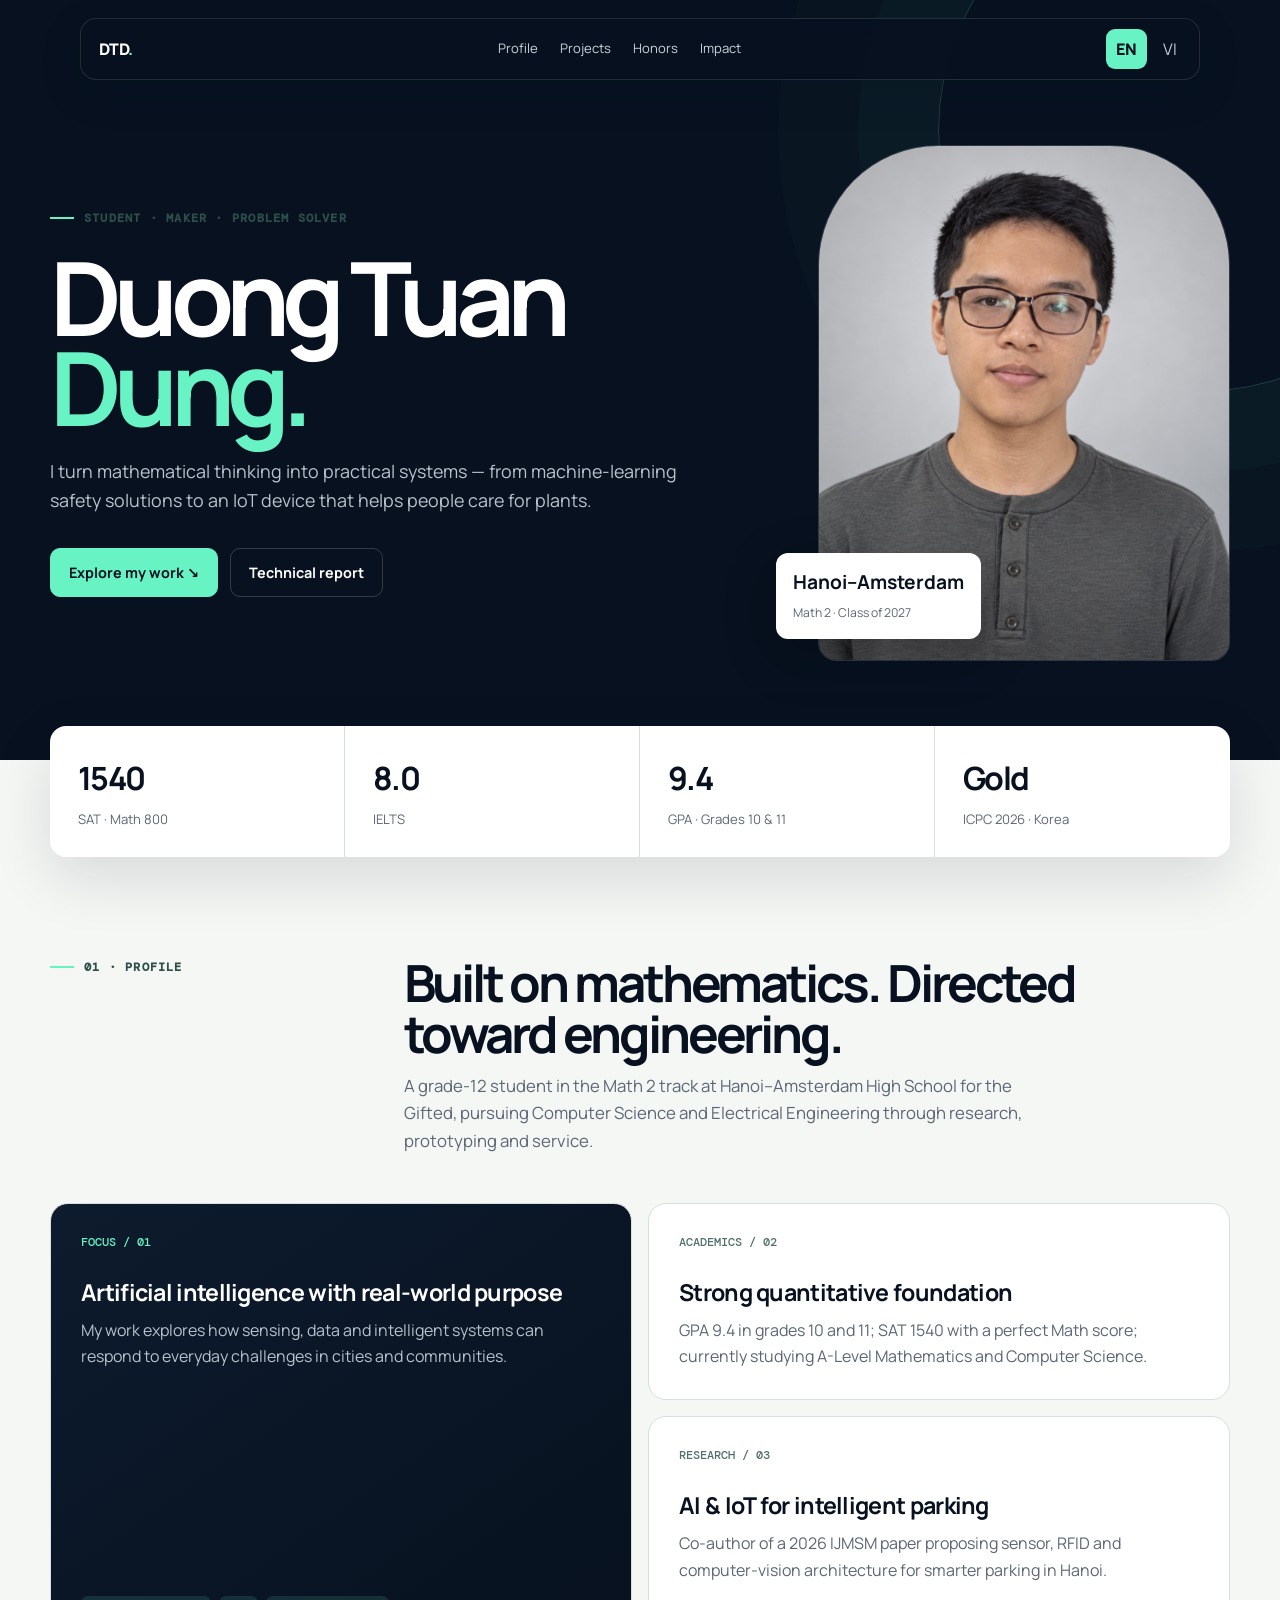
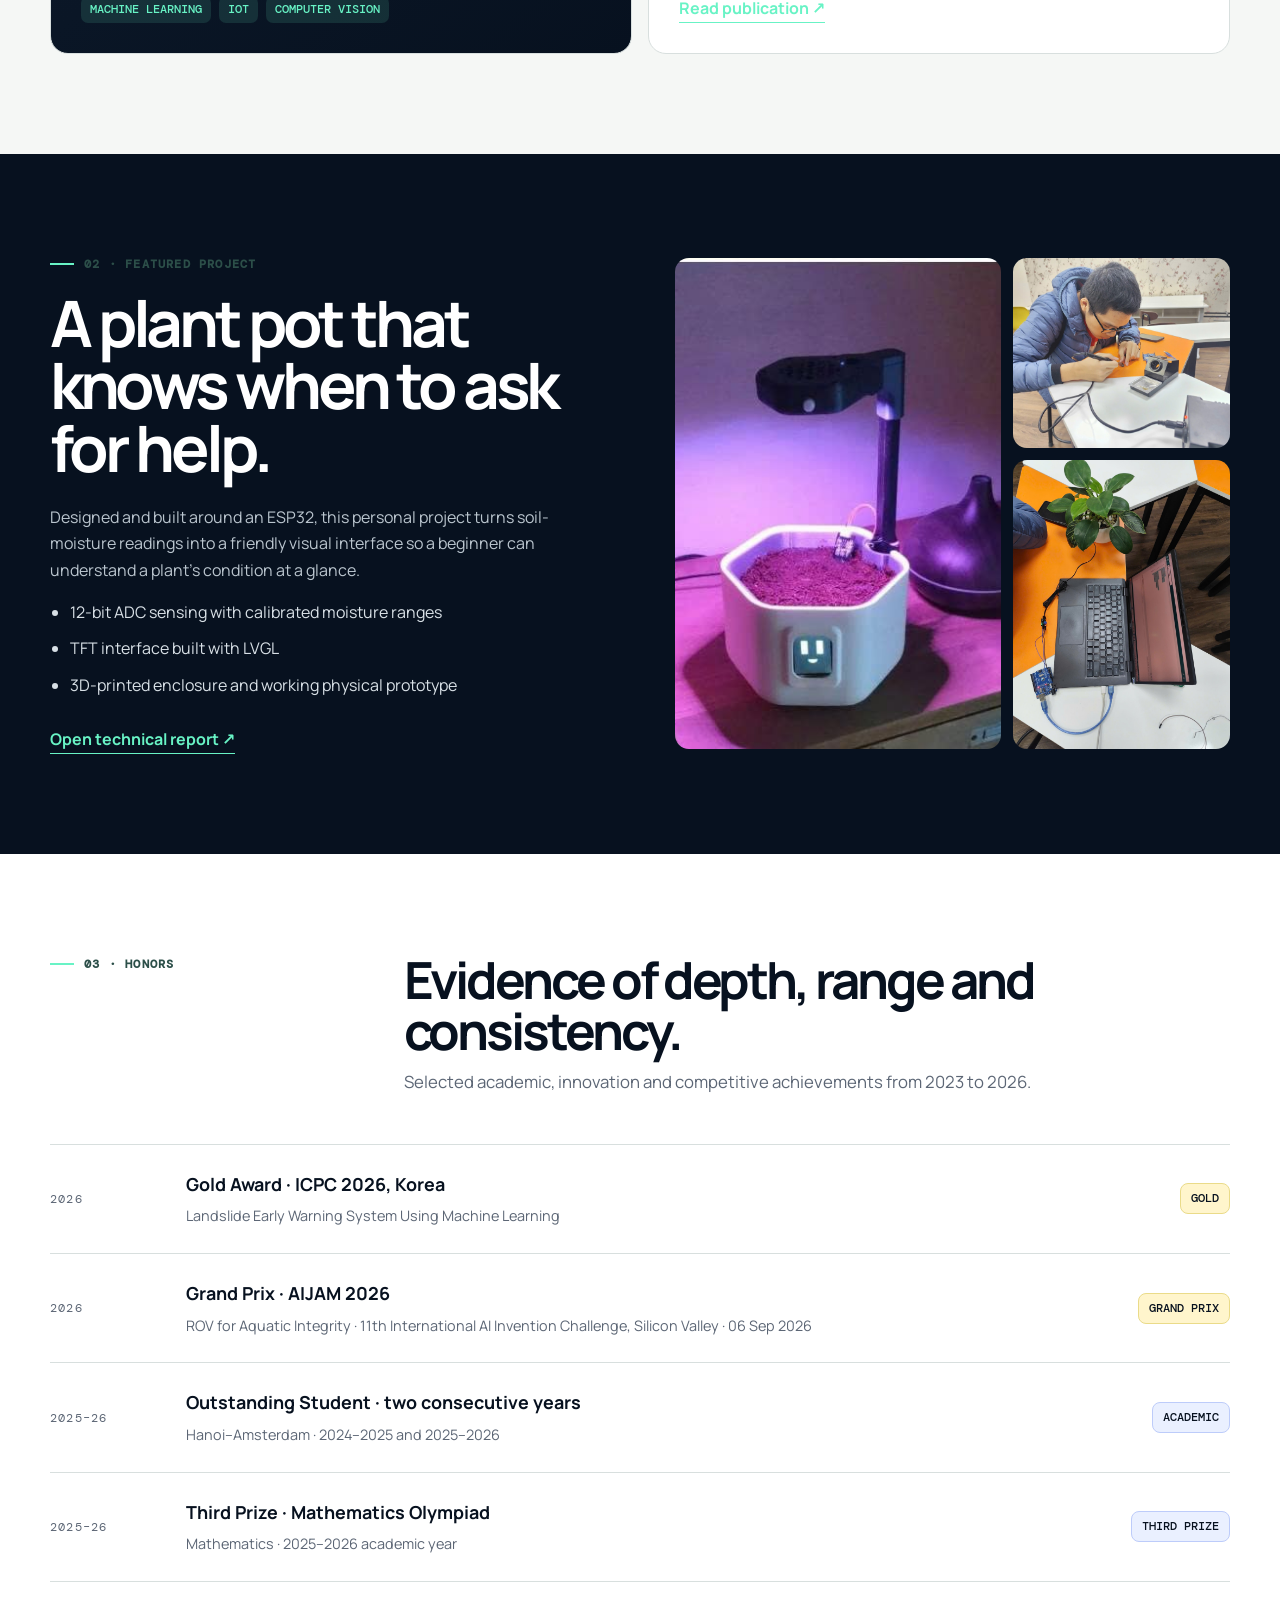
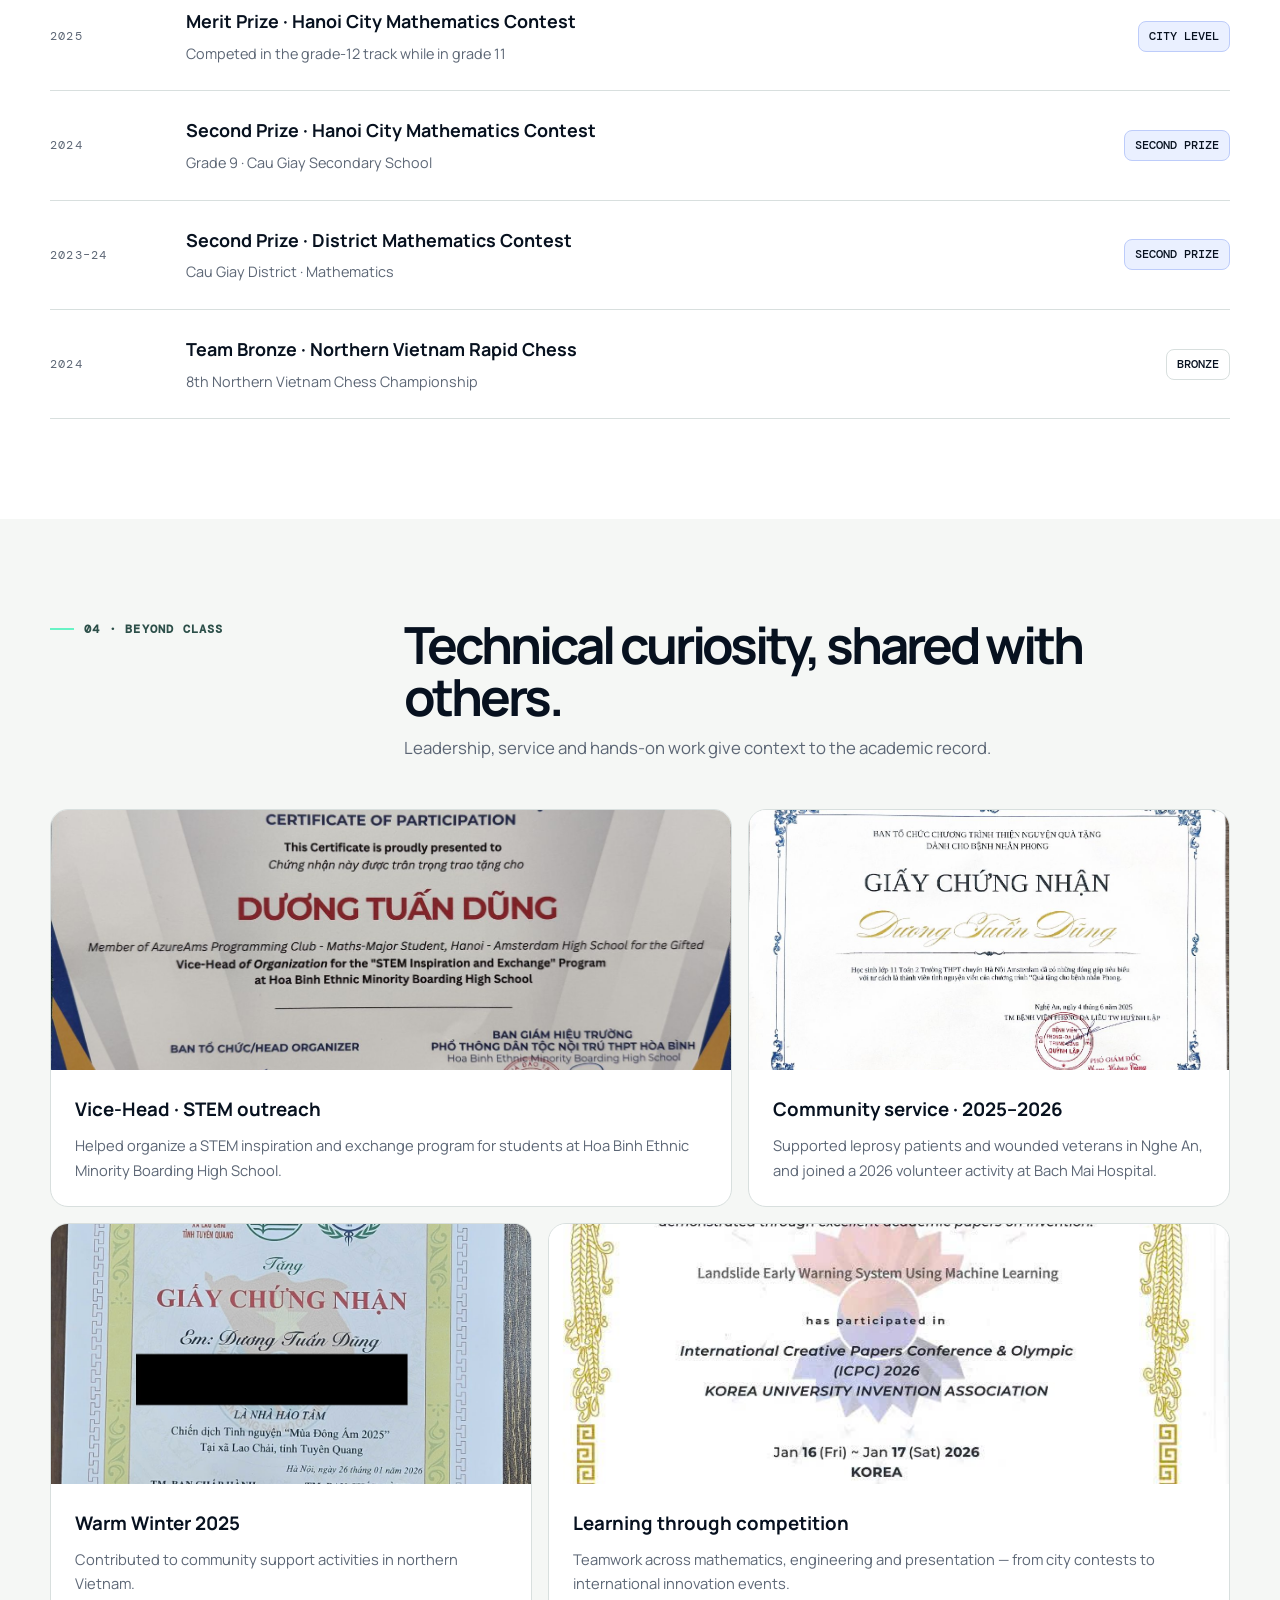
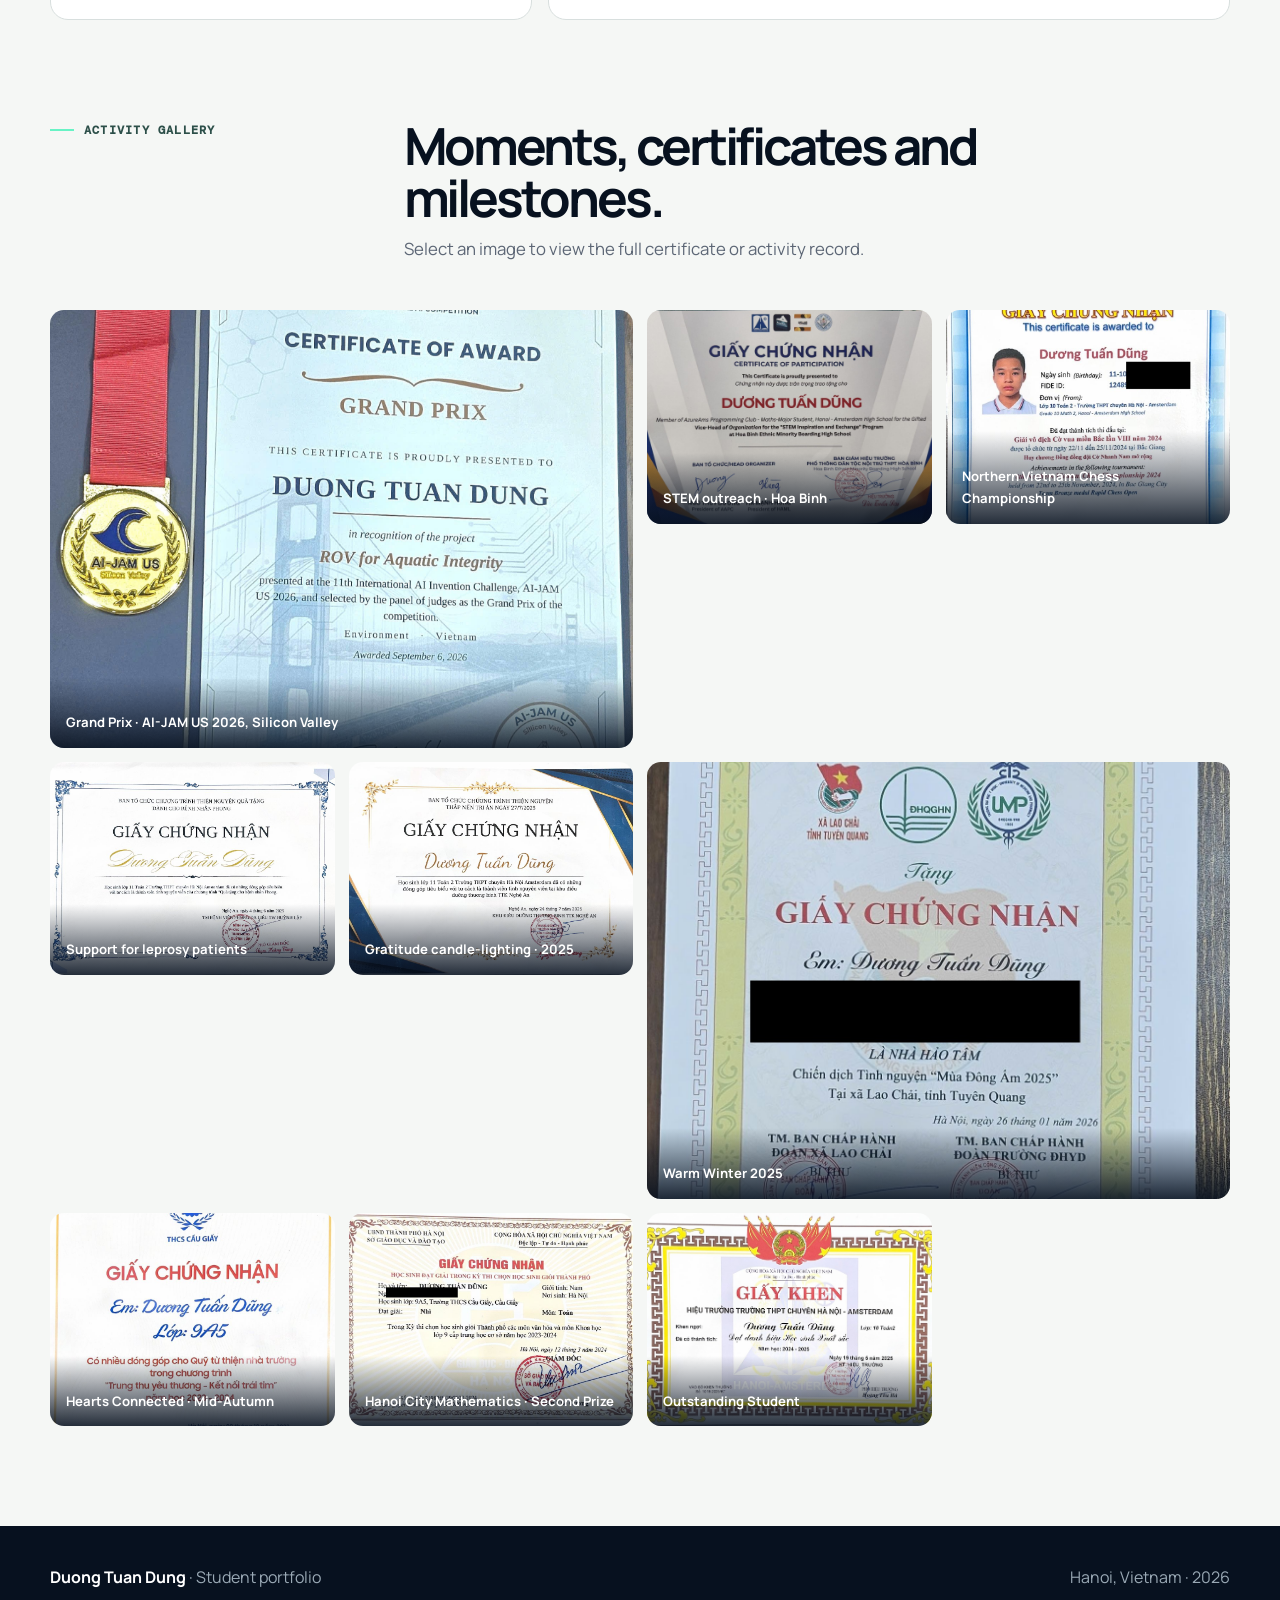
<file: index.html>
<!doctype html>
<html lang="en"><head><meta charset="utf-8"><meta name="viewport" content="width=device-width,initial-scale=1">
<meta name="description" content="Duong Tuan Dung — mathematics, AI, IoT and engineering portfolio."><title>Duong Tuan Dung — Engineering Portfolio</title>
<link rel="preconnect" href="https://fonts.googleapis.com"><link rel="preconnect" href="https://fonts.gstatic.com" crossorigin><link href="https://fonts.googleapis.com/css2?family=DM+Mono:wght@400;500&family=Manrope:wght@400;500;600;700;800&display=swap" rel="stylesheet">
<link rel="icon" type="image/svg+xml" href="data:image/svg+xml,%3Csvg xmlns='http://www.w3.org/2000/svg' viewBox='0 0 64 64'%3E%3Crect width='64' height='64' rx='14' fill='%2307111f'/%3E%3Cpath d='M17 19h13c12 0 19 7 19 13s-7 13-19 13H17V19zm10 8v10h4c5 0 8-2 8-5s-3-5-8-5h-4z' fill='%2368f3c5'/%3E%3C/svg%3E">
<style>
:root{--ink:#07111f;--paper:#f5f7f5;--white:#fff;--mint:#68f3c5;--blue:#628cff;--muted:#5c6675;--line:#d8dfde;--radius:18px}*{box-sizing:border-box}html{scroll-behavior:smooth}body{margin:0;background:var(--paper);color:var(--ink);font-family:Manrope,system-ui,sans-serif;line-height:1.65}a{color:inherit}img{max-width:100%;display:block}button{font:inherit}.wrap{width:min(1180px,calc(100% - 40px));margin:auto}.mono{font-family:"DM Mono",monospace;text-transform:uppercase;letter-spacing:.1em;font-size:.76rem}.eyebrow{display:flex;align-items:center;gap:10px;color:#2c4f49;font-weight:600}.eyebrow:before{content:"";width:24px;height:2px;background:var(--mint)}
.nav{position:fixed;z-index:20;top:18px;left:50%;transform:translateX(-50%);width:min(1120px,calc(100% - 28px));display:flex;align-items:center;justify-content:space-between;padding:10px 12px 10px 18px;background:rgba(7,17,31,.88);color:white;border:1px solid rgba(255,255,255,.12);border-radius:16px;backdrop-filter:blur(18px);box-shadow:0 12px 40px rgba(7,17,31,.16)}.brand{font-weight:800;text-decoration:none;letter-spacing:-.03em}.brand i{color:var(--mint);font-style:normal}.links{display:flex;gap:22px}.links a{text-decoration:none;color:#cad4dd;font-size:.82rem}.links a:hover{color:var(--mint)}.tools{display:flex;gap:6px}.lang{border:0;border-radius:9px;padding:7px 10px;color:#bfcbd6;background:transparent;cursor:pointer}.lang.active{background:var(--mint);color:var(--ink);font-weight:800}
.hero{min-height:760px;background:var(--ink);color:white;padding:145px 0 76px;overflow:hidden;position:relative}.hero:after{content:"";position:absolute;width:520px;height:520px;border-radius:50%;right:-180px;top:-130px;border:1px solid rgba(104,243,197,.2);box-shadow:0 0 0 80px rgba(104,243,197,.025),0 0 0 160px rgba(104,243,197,.018)}.hero-grid{position:relative;z-index:1;display:grid;grid-template-columns:1.25fr .75fr;gap:80px;align-items:center}.hero h1{font-size:clamp(3.5rem,8vw,7.4rem);line-height:.88;margin:24px 0;letter-spacing:-.075em}.hero h1 span{display:block;color:var(--mint)}.hero-copy{font-size:1.12rem;color:#b8c4cd;max-width:680px}.hero-actions{display:flex;gap:12px;margin-top:32px;flex-wrap:wrap}.btn{display:inline-flex;align-items:center;gap:10px;padding:12px 18px;text-decoration:none;border-radius:10px;font-weight:700;font-size:.9rem;border:1px solid rgba(255,255,255,.18);transition:.2s}.btn.primary{background:var(--mint);border-color:var(--mint);color:var(--ink)}.btn:hover{transform:translateY(-2px)}.portrait{position:relative}.portrait img{aspect-ratio:4/5;object-fit:cover;border-radius:120px 120px 18px 18px;filter:saturate(.85);border:1px solid rgba(255,255,255,.16)}.portrait-note{position:absolute;bottom:22px;left:-42px;background:white;color:var(--ink);padding:14px 17px;border-radius:12px;box-shadow:0 15px 50px rgba(0,0,0,.25)}.portrait-note b{display:block;font-size:1.2rem}.portrait-note span{color:var(--muted);font-size:.76rem}
.metrics{margin-top:-34px;position:relative;z-index:3}.metric-grid{display:grid;grid-template-columns:repeat(4,1fr);background:white;border-radius:16px;box-shadow:0 22px 60px rgba(7,17,31,.12);overflow:hidden}.metric{padding:26px 28px;border-right:1px solid var(--line)}.metric:last-child{border:0}.metric strong{display:block;font-size:2rem;letter-spacing:-.05em}.metric span{font-size:.82rem;color:var(--muted)}
section{padding:100px 0}.section-head{display:grid;grid-template-columns:.55fr 1.45fr;gap:40px;margin-bottom:48px}.section-head h2{font-size:clamp(2.25rem,4vw,4rem);line-height:1;letter-spacing:-.06em;margin:0}.section-head p{margin:12px 0 0;color:var(--muted);max-width:650px;font-size:1.05rem}.story-grid{display:grid;grid-template-columns:1fr 1fr;gap:16px}.story{background:white;padding:30px;border:1px solid var(--line);border-radius:var(--radius)}.story.featured{grid-row:span 2;background:linear-gradient(145deg,#0d1b2d,#07111f);color:white;min-height:430px;display:flex;flex-direction:column;justify-content:space-between}.story .num{font:500 .76rem "DM Mono";color:#52706a}.story.featured .num{color:var(--mint)}.story h3{font-size:1.45rem;line-height:1.25;margin:28px 0 10px;letter-spacing:-.03em}.story p{color:var(--muted);margin:0}.story.featured p{color:#b7c2cc}.story-tags{display:flex;gap:8px;flex-wrap:wrap;margin-top:28px}.tag{font:500 .72rem "DM Mono";text-transform:uppercase;padding:6px 9px;background:#eef2f1;border-radius:7px}.featured .tag{background:rgba(104,243,197,.12);color:var(--mint)}
.project{background:var(--ink);color:white}.project-grid{display:grid;grid-template-columns:1fr 1fr;gap:70px;align-items:center}.project h2{font-size:clamp(2.7rem,5vw,5rem);line-height:.98;letter-spacing:-.065em;margin:18px 0 24px}.project p{color:#bac5ce}.project ul{padding-left:20px;color:#d8e0e6}.project li{margin:10px 0}.project-visual{display:grid;grid-template-columns:1.2fr .8fr;gap:12px}.project-visual a:first-child{grid-row:span 2}.project-visual img{width:100%;height:100%;min-height:190px;object-fit:cover;border-radius:14px}.project-visual a:first-child img{min-height:395px}.text-link{display:inline-flex;color:var(--mint);text-decoration:none;border-bottom:1px solid var(--mint);margin-top:12px;font-weight:700}
.honors{background:white}.award-list{border-top:1px solid var(--line)}.award{display:grid;grid-template-columns:110px 1fr 150px;gap:26px;padding:25px 0;border-bottom:1px solid var(--line);align-items:center}.award .year{color:var(--muted)}.award h3{font-size:1.12rem;margin:0 0 5px}.award p{margin:0;color:var(--muted);font-size:.9rem}.award .level{justify-self:end;font:500 .72rem "DM Mono";padding:7px 10px;border:1px solid var(--line);border-radius:8px;text-align:center}.level.gold{background:#fff5cc;border-color:#eadb89}.level.blue{background:#eaf0ff;border-color:#bdccfa}
.life-grid{display:grid;grid-template-columns:repeat(12,1fr);gap:16px}.life-card{background:white;border:1px solid var(--line);border-radius:var(--radius);overflow:hidden}.life-card:nth-child(1),.life-card:nth-child(4){grid-column:span 7}.life-card:nth-child(2),.life-card:nth-child(3){grid-column:span 5}.life-card img{width:100%;height:260px;object-fit:cover}.life-body{padding:24px}.life-body h3{margin:0 0 8px}.life-body p{margin:0;color:var(--muted);font-size:.92rem}.direction{padding:85px 0;background:var(--blue);color:white}.direction-grid{display:grid;grid-template-columns:1fr 1fr;gap:70px}.direction h2{font-size:clamp(2.5rem,5vw,5rem);line-height:.95;letter-spacing:-.065em;margin:12px 0 0}.uni-list{display:grid;gap:10px}.uni{display:flex;align-items:center;justify-content:space-between;padding:15px 0;border-bottom:1px solid rgba(255,255,255,.28)}.uni span{font:400 .75rem "DM Mono";opacity:.8}.direction p{color:#eef1ff}.footer{background:var(--ink);color:#9aa9b5;padding:38px 0}.footer .wrap{display:flex;justify-content:space-between;gap:20px}.footer b{color:white}.lightbox{position:fixed;inset:0;background:rgba(2,7,14,.93);z-index:50;display:none;place-items:center;padding:24px}.lightbox.open{display:grid}.lightbox img{max-height:90vh;border-radius:10px}.reveal{opacity:0;transform:translateY(24px);transition:.7s ease}.reveal.in{opacity:1;transform:none}
.activity-gallery{padding-top:0}.gallery-grid{display:grid;grid-template-columns:repeat(4,1fr);gap:14px}.gallery-item{position:relative;display:block;overflow:hidden;border-radius:14px;background:var(--ink);aspect-ratio:4/3}.gallery-item:nth-child(1),.gallery-item:nth-child(6){grid-column:span 2}.gallery-item img{width:100%;height:100%;object-fit:cover;transition:transform .45s,opacity .45s}.gallery-item:hover img{transform:scale(1.04);opacity:.72}.gallery-item figcaption{position:absolute;left:0;right:0;bottom:0;padding:35px 16px 14px;color:white;background:linear-gradient(transparent,rgba(7,17,31,.88));font-size:.82rem;font-weight:700}.gallery-note{color:var(--muted);margin-top:10px}
@media(max-width:850px){.links{display:none}.hero{padding-top:120px}.hero-grid,.project-grid,.section-head,.direction-grid{grid-template-columns:1fr}.hero-grid{gap:40px}.portrait{max-width:430px}.portrait-note{left:12px}.metric-grid{grid-template-columns:1fr 1fr}.metric:nth-child(2){border-right:0}.story-grid{grid-template-columns:1fr}.story.featured{grid-row:auto}.award{grid-template-columns:76px 1fr}.award .level{display:none}.life-card:nth-child(n){grid-column:span 12}.gallery-grid{grid-template-columns:repeat(2,1fr)}.gallery-item:nth-child(n){grid-column:span 1}}@media(max-width:520px){.wrap{width:min(100% - 24px,1180px)}.hero h1{font-size:3.65rem}.metric{padding:20px 16px}.metric strong{font-size:1.5rem}section{padding:72px 0}.project-visual{grid-template-columns:1fr}.project-visual a:first-child{grid-row:auto}.project-visual a:first-child img,.project-visual img{min-height:230px}.award{grid-template-columns:1fr;gap:4px}.gallery-grid{gap:8px}.gallery-item figcaption{font-size:.72rem;padding:26px 10px 10px}.footer .wrap{display:block}}
</style></head><body>
<nav class="nav"><a class="brand" href="#top">DTD<i>.</i></a><div class="links"><a href="#profile" data-en="Profile" data-vi="Hồ sơ">Profile</a><a href="#project" data-en="Projects" data-vi="Dự án">Projects</a><a href="#honors" data-en="Honors" data-vi="Thành tích">Honors</a><a href="#impact" data-en="Impact" data-vi="Hoạt động">Impact</a></div><div class="tools"><button class="lang active" data-lang="en">EN</button><button class="lang" data-lang="vi">VI</button></div></nav>
<header class="hero" id="top"><div class="wrap hero-grid"><div><div class="eyebrow mono" data-en="Student · Maker · Problem solver" data-vi="Học sinh · Nhà sáng tạo · Người giải quyết vấn đề">Student · Maker · Problem solver</div><h1>Duong Tuan <span>Dung.</span></h1><p class="hero-copy" data-en="I turn mathematical thinking into practical systems — from machine-learning safety solutions to an IoT device that helps people care for plants." data-vi="Mình biến tư duy toán học thành các hệ thống thực tiễn — từ giải pháp an toàn dùng machine learning đến thiết bị IoT giúp mọi người chăm sóc cây.">I turn mathematical thinking into practical systems — from machine-learning safety solutions to an IoT device that helps people care for plants.</p><div class="hero-actions"><a class="btn primary" href="#project" data-en="Explore my work ↘" data-vi="Xem dự án ↘">Explore my work ↘</a><a class="btn" href="assets/docs/bao-cao-ky-thuat-pdf.pdf" data-en="Technical report" data-vi="Báo cáo kỹ thuật">Technical report</a></div></div><div class="portrait"><img src="assets/img/avatar-portrait.png" alt="Portrait of Duong Tuan Dung"><div class="portrait-note"><b>Hanoi–Amsterdam</b><span data-en="Math 2 · Class of 2027" data-vi="Chuyên Toán 2 · Khóa 2027">Math 2 · Class of 2027</span></div></div></div></header>
<div class="metrics"><div class="wrap metric-grid"><div class="metric"><strong>1540</strong><span>SAT · Math 800</span></div><div class="metric"><strong>8.0</strong><span>IELTS</span></div><div class="metric"><strong>9.4</strong><span data-en="GPA · Grades 10 & 11" data-vi="GPA · Lớp 10 & 11">GPA · Grades 10 & 11</span></div><div class="metric"><strong>Gold</strong><span>ICPC 2026 · Korea</span></div></div></div>
<main><section id="profile"><div class="wrap"><div class="section-head reveal"><div><div class="eyebrow mono" data-en="01 · Profile" data-vi="01 · Hồ sơ">01 · Profile</div></div><div><h2 data-en="Built on mathematics. Directed toward engineering." data-vi="Nền tảng Toán học. Hướng tới kỹ thuật.">Built on mathematics. Directed toward engineering.</h2><p data-en="A grade-12 student in the Math 2 track at Hanoi–Amsterdam High School for the Gifted, pursuing Computer Science and Electrical Engineering through research, prototyping and service." data-vi="Học sinh lớp 12 chuyên Toán 2, THPT chuyên Hà Nội–Amsterdam, theo đuổi Khoa học Máy tính và Kỹ thuật Điện qua nghiên cứu, chế tạo và hoạt động cộng đồng.">A grade-12 student in the Math 2 track at Hanoi–Amsterdam High School for the Gifted, pursuing Computer Science and Electrical Engineering through research, prototyping and service.</p></div></div><div class="story-grid"><article class="story featured reveal"><div><div class="num">FOCUS / 01</div><h3 data-en="Artificial intelligence with real-world purpose" data-vi="Trí tuệ nhân tạo gắn với mục tiêu thực tiễn">Artificial intelligence with real-world purpose</h3><p data-en="My work explores how sensing, data and intelligent systems can respond to everyday challenges in cities and communities." data-vi="Các dự án của mình tìm hiểu cách cảm biến, dữ liệu và hệ thống thông minh giải quyết những thách thức hằng ngày trong đô thị và cộng đồng.">My work explores how sensing, data and intelligent systems can respond to everyday challenges in cities and communities.</p></div><div class="story-tags"><span class="tag">Machine Learning</span><span class="tag">IoT</span><span class="tag">Computer Vision</span></div></article><article class="story reveal"><div class="num">ACADEMICS / 02</div><h3 data-en="Strong quantitative foundation" data-vi="Nền tảng định lượng vững vàng">Strong quantitative foundation</h3><p data-en="GPA 9.4 in grades 10 and 11; SAT 1540 with a perfect Math score; currently studying A-Level Mathematics and Computer Science." data-vi="GPA 9.4 ở lớp 10 và 11; SAT 1540 với Toán tuyệt đối; hiện học A-Level Mathematics và Computer Science.">GPA 9.4 in grades 10 and 11; SAT 1540 with a perfect Math score; currently studying A-Level Mathematics and Computer Science.</p></article><article class="story reveal"><div class="num">RESEARCH / 03</div><h3>AI & IoT for intelligent parking</h3><p data-en="Co-author of a 2026 IJMSM paper proposing sensor, RFID and computer-vision architecture for smarter parking in Hanoi." data-vi="Đồng tác giả bài báo IJMSM 2026 đề xuất kiến trúc cảm biến, RFID và thị giác máy tính cho bãi đỗ xe thông minh tại Hà Nội.">Co-author of a 2026 IJMSM paper proposing sensor, RFID and computer-vision architecture for smarter parking in Hanoi.</p><a class="text-link" href="https://ijmsm.org/ijmsm-v3i2p119.html" target="_blank" rel="noopener" data-en="Read publication ↗" data-vi="Xem bài báo ↗">Read publication ↗</a></article></div></div></section>
<section class="project" id="project"><div class="wrap project-grid"><div class="reveal"><div class="eyebrow mono" data-en="02 · Featured project" data-vi="02 · Dự án tiêu biểu">02 · Featured project</div><h2 data-en="A plant pot that knows when to ask for help." data-vi="Chậu cây biết khi nào cần được chăm sóc.">A plant pot that knows when to ask for help.</h2><p data-en="Designed and built around an ESP32, this personal project turns soil-moisture readings into a friendly visual interface so a beginner can understand a plant's condition at a glance." data-vi="Được thiết kế và chế tạo trên ESP32, dự án cá nhân này biến dữ liệu độ ẩm đất thành giao diện trực quan để người mới có thể hiểu tình trạng cây chỉ trong một lần nhìn.">Designed and built around an ESP32, this personal project turns soil-moisture readings into a friendly visual interface so a beginner can understand a plant's condition at a glance.</p><ul><li data-en="12-bit ADC sensing with calibrated moisture ranges" data-vi="Cảm biến ADC 12-bit với khoảng độ ẩm được hiệu chuẩn">12-bit ADC sensing with calibrated moisture ranges</li><li data-en="TFT interface built with LVGL" data-vi="Giao diện TFT phát triển bằng LVGL">TFT interface built with LVGL</li><li data-en="3D-printed enclosure and working physical prototype" data-vi="Vỏ in 3D và nguyên mẫu vật lý hoạt động hoàn chỉnh">3D-printed enclosure and working physical prototype</li></ul><a class="text-link" href="assets/docs/bao-cao-ky-thuat-pdf.pdf" data-en="Open technical report ↗" data-vi="Mở báo cáo kỹ thuật ↗">Open technical report ↗</a></div><div class="project-visual reveal"><a href="assets/img/act0-1.jpg" data-lightbox><img src="assets/img/act0-1.jpg" alt="Smart plant pot prototype"></a><a href="assets/img/proc-soldering.jpg" data-lightbox><img src="assets/img/proc-soldering.jpg" alt="Soldering process" loading="lazy"></a><a href="assets/img/proc-coding-setup.jpg" data-lightbox><img src="assets/img/proc-coding-setup.jpg" alt="Coding the prototype" loading="lazy"></a></div></div></section>
<section class="honors" id="honors"><div class="wrap"><div class="section-head reveal"><div><div class="eyebrow mono" data-en="03 · Honors" data-vi="03 · Thành tích">03 · Honors</div></div><div><h2 data-en="Evidence of depth, range and consistency." data-vi="Chiều sâu, phạm vi và sự bền bỉ.">Evidence of depth, range and consistency.</h2><p data-en="Selected academic, innovation and competitive achievements from 2023 to 2026." data-vi="Các thành tích học thuật, đổi mới và thi đấu tiêu biểu giai đoạn 2023–2026.">Selected academic, innovation and competitive achievements from 2023 to 2026.</p></div></div><div class="award-list">
<article class="award reveal"><div class="year mono">2026</div><div><h3>Gold Award · ICPC 2026, Korea</h3><p>Landslide Early Warning System Using Machine Learning</p></div><div class="level gold">GOLD</div></article><article class="award reveal"><div class="year mono">2026</div><div><h3 data-en="Grand Prix · AIJAM 2026" data-vi="Giải Grand Prix · AIJAM 2026">Grand Prix · AIJAM 2026</h3><p data-en="ROV for Aquatic Integrity · 11th International AI Invention Challenge, Silicon Valley · 06 Sep 2026" data-vi="ROV for Aquatic Integrity · Cuộc thi Sáng chế AI Quốc tế lần thứ 11, Thung lũng Silicon · 06/09/2026">ROV for Aquatic Integrity · 11th International AI Invention Challenge, Silicon Valley · 06 Sep 2026</p></div><div class="level gold">GRAND PRIX</div></article><article class="award reveal"><div class="year mono">2025–26</div><div><h3 data-en="Outstanding Student · two consecutive years" data-vi="Học sinh xuất sắc · hai năm liên tiếp">Outstanding Student · two consecutive years</h3><p data-en="Hanoi–Amsterdam · 2024–2025 and 2025–2026" data-vi="THPT chuyên Hà Nội–Amsterdam · 2024–2025 và 2025–2026">Hanoi–Amsterdam · 2024–2025 and 2025–2026</p></div><div class="level blue">ACADEMIC</div></article><article class="award reveal"><div class="year mono">2025–26</div><div><h3 data-en="Third Prize · Mathematics Olympiad" data-vi="Giải Ba · Olympic Toán">Third Prize · Mathematics Olympiad</h3><p data-en="Mathematics · 2025–2026 academic year" data-vi="Môn Toán · Năm học 2025–2026">Mathematics · 2025–2026 academic year</p></div><div class="level blue">THIRD PRIZE</div></article><article class="award reveal"><div class="year mono">2025</div><div><h3 data-en="Merit Prize · Hanoi City Mathematics Contest" data-vi="Giải Khuyến khích · HSG Toán TP Hà Nội">Merit Prize · Hanoi City Mathematics Contest</h3><p data-en="Competed in the grade-12 track while in grade 11" data-vi="Dự thi bảng lớp 12 khi đang học lớp 11">Competed in the grade-12 track while in grade 11</p></div><div class="level blue">CITY LEVEL</div></article><article class="award reveal"><div class="year mono">2024</div><div><h3 data-en="Second Prize · Hanoi City Mathematics Contest" data-vi="Giải Nhì · HSG Toán TP Hà Nội">Second Prize · Hanoi City Mathematics Contest</h3><p data-en="Grade 9 · Cau Giay Secondary School" data-vi="Lớp 9 · THCS Cầu Giấy">Grade 9 · Cau Giay Secondary School</p></div><div class="level blue">SECOND PRIZE</div></article><article class="award reveal"><div class="year mono">2023–24</div><div><h3 data-en="Second Prize · District Mathematics Contest" data-vi="Giải Nhì · HSG Toán cấp quận">Second Prize · District Mathematics Contest</h3><p data-en="Cau Giay District · Mathematics" data-vi="Quận Cầu Giấy · Môn Toán">Cau Giay District · Mathematics</p></div><div class="level blue">SECOND PRIZE</div></article><article class="award reveal"><div class="year mono">2024</div><div><h3 data-en="Team Bronze · Northern Vietnam Rapid Chess" data-vi="Huy chương Đồng đồng đội · Cờ nhanh Miền Bắc">Team Bronze · Northern Vietnam Rapid Chess</h3><p>8th Northern Vietnam Chess Championship</p></div><div class="level">BRONZE</div></article></div></div></section>
<section id="impact"><div class="wrap"><div class="section-head reveal"><div><div class="eyebrow mono" data-en="04 · Beyond class" data-vi="04 · Ngoài lớp học">04 · Beyond class</div></div><div><h2 data-en="Technical curiosity, shared with others." data-vi="Tò mò kỹ thuật, lan tỏa tới cộng đồng.">Technical curiosity, shared with others.</h2><p data-en="Leadership, service and hands-on work give context to the academic record." data-vi="Vai trò lãnh đạo, hoạt động cộng đồng và trải nghiệm thực hành tạo nên chiều sâu cho hồ sơ học thuật.">Leadership, service and hands-on work give context to the academic record.</p></div></div><div class="life-grid"><article class="life-card reveal"><a href="assets/img/act1-0.jpg" data-lightbox><img src="assets/img/act1-0.jpg" alt="STEM outreach certificate" loading="lazy"></a><div class="life-body"><h3 data-en="Vice-Head · STEM outreach" data-vi="Phó ban · Chương trình STEM">Vice-Head · STEM outreach</h3><p data-en="Helped organize a STEM inspiration and exchange program for students at Hoa Binh Ethnic Minority Boarding High School." data-vi="Tham gia tổ chức chương trình truyền cảm hứng và giao lưu STEM cho học sinh Trường PT Dân tộc Nội trú THPT Hòa Bình.">Helped organize a STEM inspiration and exchange program for students at Hoa Binh Ethnic Minority Boarding High School.</p></div></article><article class="life-card reveal"><a href="assets/img/act3-0.jpg" data-lightbox><img src="assets/img/act3-0.jpg" alt="Community service certificate" loading="lazy"></a><div class="life-body"><h3 data-en="Community service · 2025–2026" data-vi="Thiện nguyện · 2025–2026">Community service · 2025–2026</h3><p data-en="Supported leprosy patients and wounded veterans in Nghe An, and joined a 2026 volunteer activity at Bach Mai Hospital." data-vi="Hỗ trợ bệnh nhân phong, thương binh tại Nghệ An và tham gia hoạt động thiện nguyện tại Bệnh viện Bạch Mai năm 2026.">Supported leprosy patients and wounded veterans in Nghe An, and joined a 2026 volunteer activity at Bach Mai Hospital.</p></div></article><article class="life-card reveal"><a href="assets/img/act3-2.jpg" data-lightbox><img src="assets/img/act3-2.jpg" alt="Warm Winter activity" loading="lazy"></a><div class="life-body"><h3 data-en="Warm Winter 2025" data-vi="Mùa Đông Ấm 2025">Warm Winter 2025</h3><p data-en="Contributed to community support activities in northern Vietnam." data-vi="Đóng góp cho các hoạt động hỗ trợ cộng đồng tại miền Bắc Việt Nam.">Contributed to community support activities in northern Vietnam.</p></div></article><article class="life-card reveal"><a href="assets/img/award-gold-award-international-creative-papers-conferenc.jpg" data-lightbox><img src="assets/img/award-gold-award-international-creative-papers-conferenc.jpg" alt="ICPC 2026 Gold Award" loading="lazy"></a><div class="life-body"><h3 data-en="Learning through competition" data-vi="Học hỏi qua các cuộc thi">Learning through competition</h3><p data-en="Teamwork across mathematics, engineering and presentation — from city contests to international innovation events." data-vi="Phối hợp Toán học, kỹ thuật và thuyết trình — từ kỳ thi cấp thành phố đến sân chơi đổi mới quốc tế.">Teamwork across mathematics, engineering and presentation — from city contests to international innovation events.</p></div></article></div></div></section>
<section class="activity-gallery"><div class="wrap"><div class="section-head reveal"><div><div class="eyebrow mono" data-en="Activity gallery" data-vi="Thư viện hoạt động">Activity gallery</div></div><div><h2 data-en="Moments, certificates and milestones." data-vi="Khoảnh khắc, chứng nhận và dấu mốc.">Moments, certificates and milestones.</h2><p class="gallery-note" data-en="Select an image to view the full certificate or activity record." data-vi="Chọn ảnh để xem đầy đủ chứng nhận hoặc tư liệu hoạt động.">Select an image to view the full certificate or activity record.</p></div></div><div class="gallery-grid"><a class="gallery-item reveal" href="assets/img/award-grand-prix-aijam-us-2026-rov.jpg" data-lightbox><img src="assets/img/award-grand-prix-aijam-us-2026-rov.jpg" alt="AI-JAM US 2026 Grand Prix certificate and medal" loading="lazy"><figcaption data-en="Grand Prix · AI-JAM US 2026, Silicon Valley" data-vi="Giải Grand Prix · AI-JAM US 2026, Thung lũng Silicon">Grand Prix · AI-JAM US 2026, Silicon Valley</figcaption></a><a class="gallery-item reveal" href="assets/img/act1-0.jpg" data-lightbox><img src="assets/img/act1-0.jpg" alt="STEM outreach program" loading="lazy"><figcaption data-en="STEM outreach · Hoa Binh" data-vi="Chương trình STEM · Hòa Bình">STEM outreach · Hoa Binh</figcaption></a><a class="gallery-item reveal" href="assets/img/act2-0.jpg" data-lightbox><img src="assets/img/act2-0.jpg" alt="Northern Vietnam Chess Championship" loading="lazy"><figcaption data-en="Northern Vietnam Chess Championship" data-vi="Giải Cờ vua Miền Bắc">Northern Vietnam Chess Championship</figcaption></a><a class="gallery-item reveal" href="assets/img/act3-0.jpg" data-lightbox><img src="assets/img/act3-0.jpg" alt="Support for leprosy patients" loading="lazy"><figcaption data-en="Support for leprosy patients" data-vi="Quà tặng bệnh nhân phong">Support for leprosy patients</figcaption></a><a class="gallery-item reveal" href="assets/img/act3-1.jpg" data-lightbox><img src="assets/img/act3-1.jpg" alt="Gratitude candle-lighting activity" loading="lazy"><figcaption data-en="Gratitude candle-lighting · 2025" data-vi="Thắp nến tri ân · 2025">Gratitude candle-lighting · 2025</figcaption></a><a class="gallery-item reveal" href="assets/img/act3-2.jpg" data-lightbox><img src="assets/img/act3-2.jpg" alt="Warm Winter 2025" loading="lazy"><figcaption data-en="Warm Winter 2025" data-vi="Mùa Đông Ấm 2025">Warm Winter 2025</figcaption></a><a class="gallery-item reveal" href="assets/img/act3-3.jpg" data-lightbox><img src="assets/img/act3-3.jpg" alt="Hearts Connected Mid-Autumn program" loading="lazy"><figcaption data-en="Hearts Connected · Mid-Autumn" data-vi="Trung Thu Yêu Thương · Kết nối trái tim">Hearts Connected · Mid-Autumn</figcaption></a><a class="gallery-item reveal" href="assets/img/award-giai-nhi-ky-thi-chon-hsg-thanh-pho-cac-mon-van-hoa.jpg" data-lightbox><img src="assets/img/award-giai-nhi-ky-thi-chon-hsg-thanh-pho-cac-mon-van-hoa.jpg" alt="Hanoi City Mathematics award" loading="lazy"><figcaption data-en="Hanoi City Mathematics · Second Prize" data-vi="HSG Toán TP Hà Nội · Giải Nhì">Hanoi City Mathematics · Second Prize</figcaption></a><a class="gallery-item reveal" href="assets/img/award-danh-hieu-hoc-sinh-xuat-sac.jpg" data-lightbox><img src="assets/img/award-danh-hieu-hoc-sinh-xuat-sac.jpg" alt="Outstanding Student certificate" loading="lazy"><figcaption data-en="Outstanding Student" data-vi="Học sinh xuất sắc">Outstanding Student</figcaption></a></div></div></section></main>
<footer class="footer"><div class="wrap"><div><b>Duong Tuan Dung</b> · Student portfolio</div><div>Hanoi, Vietnam · 2026</div></div></footer><div class="lightbox" role="dialog" aria-label="Image preview"><img alt="Expanded preview"></div>
<script>const lbs=document.querySelectorAll('.lang');function setLang(l){document.documentElement.lang=l;document.querySelectorAll('[data-en]').forEach(e=>e.textContent=e.dataset[l]);lbs.forEach(b=>b.classList.toggle('active',b.dataset.lang===l))}lbs.forEach(b=>b.addEventListener('click',()=>setLang(b.dataset.lang)));setLang('en');const o=new IntersectionObserver(es=>es.forEach(e=>{if(e.isIntersecting){e.target.classList.add('in');o.unobserve(e.target)}}),{threshold:.1});document.querySelectorAll('.reveal').forEach(e=>o.observe(e));const box=document.querySelector('.lightbox'),bi=box.querySelector('img');document.querySelectorAll('[data-lightbox]').forEach(a=>a.addEventListener('click',e=>{e.preventDefault();bi.src=a.href;box.classList.add('open')}));box.addEventListener('click',()=>box.classList.remove('open'));document.addEventListener('keydown',e=>{if(e.key==='Escape')box.classList.remove('open')});</script></body></html>
</file>
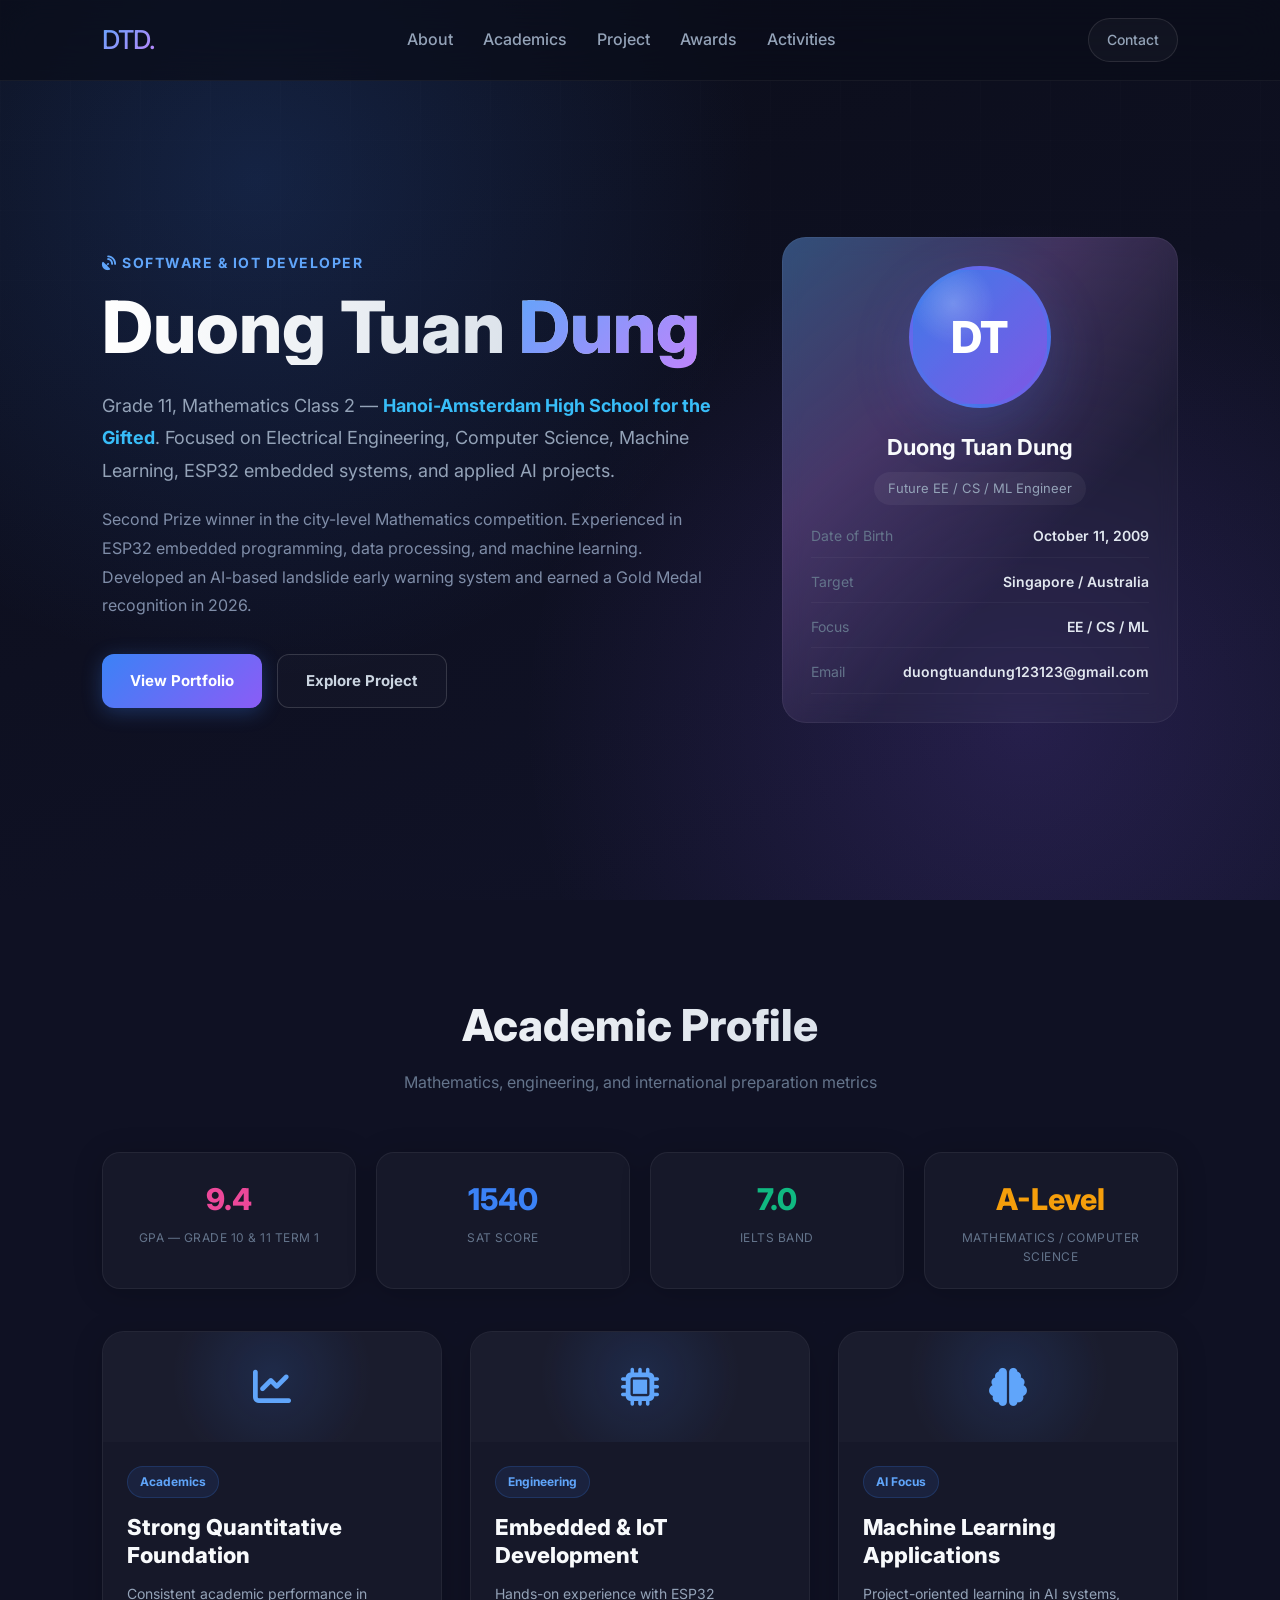
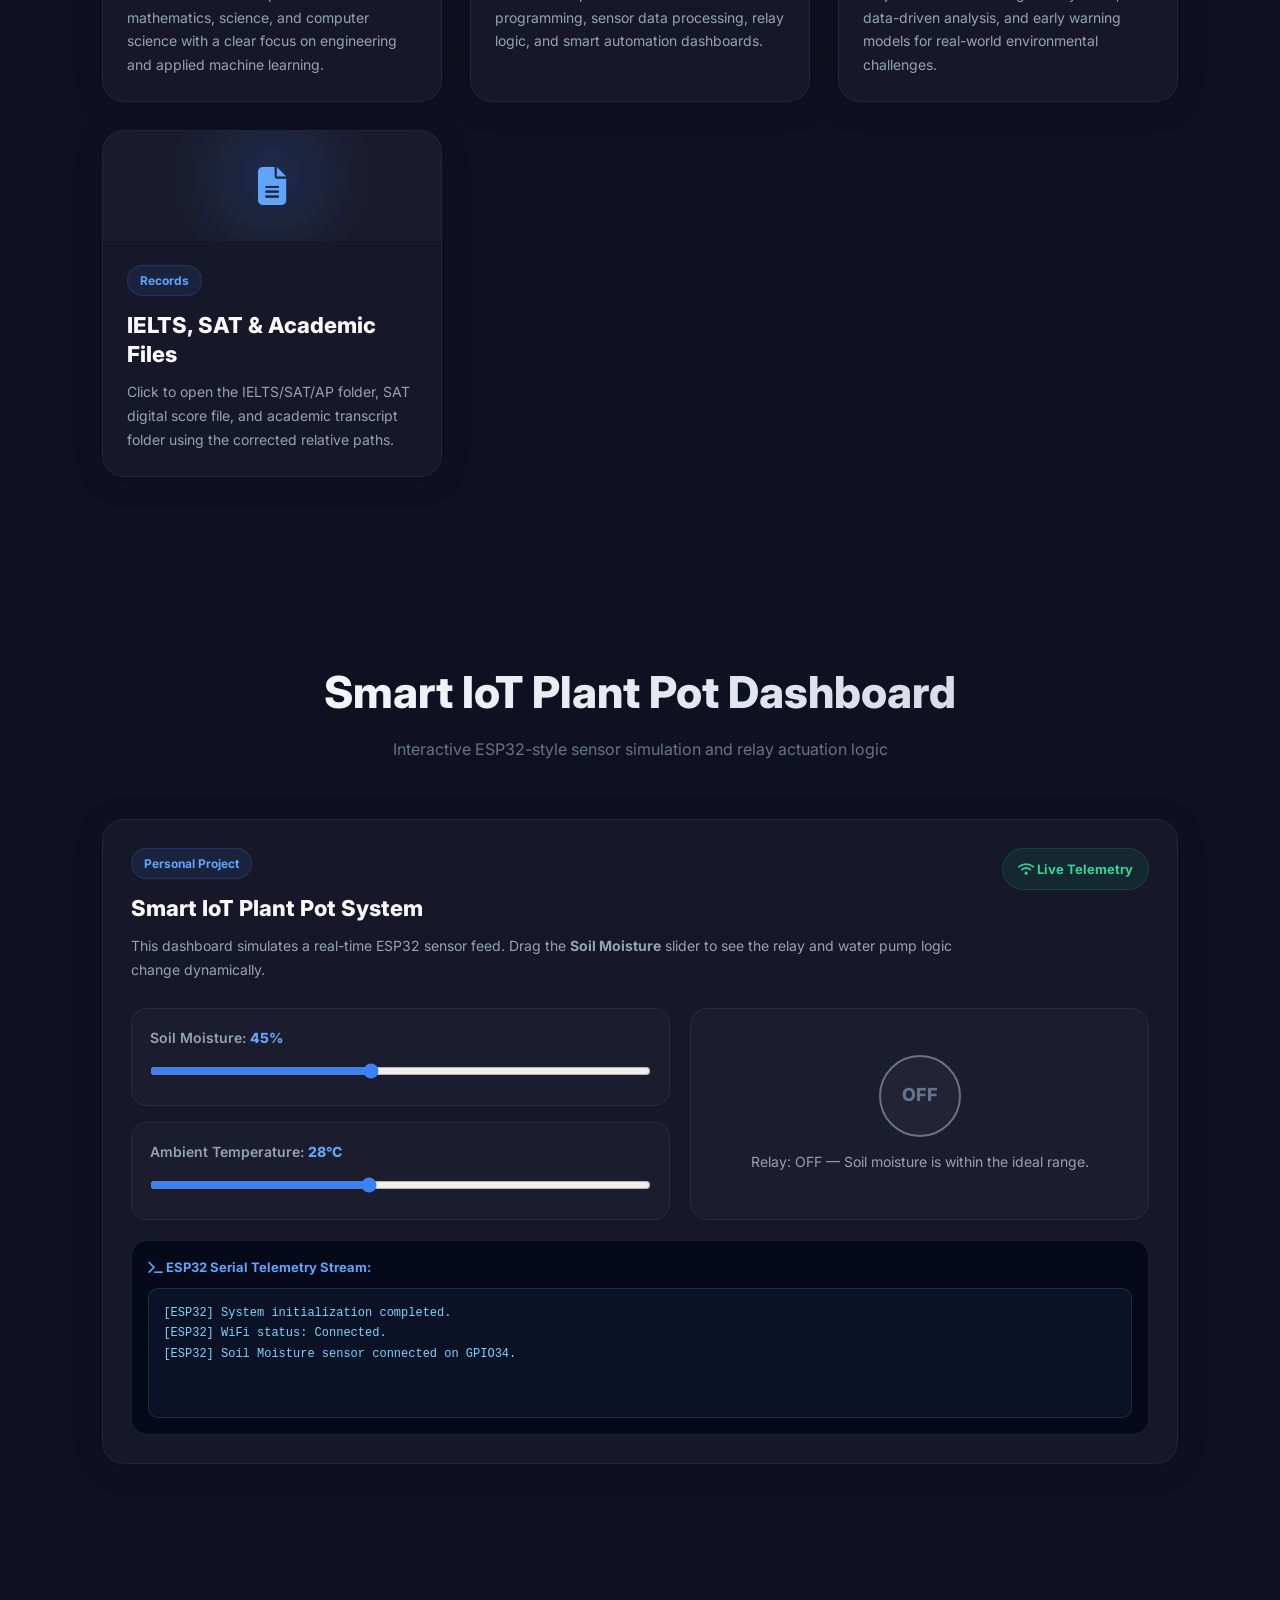
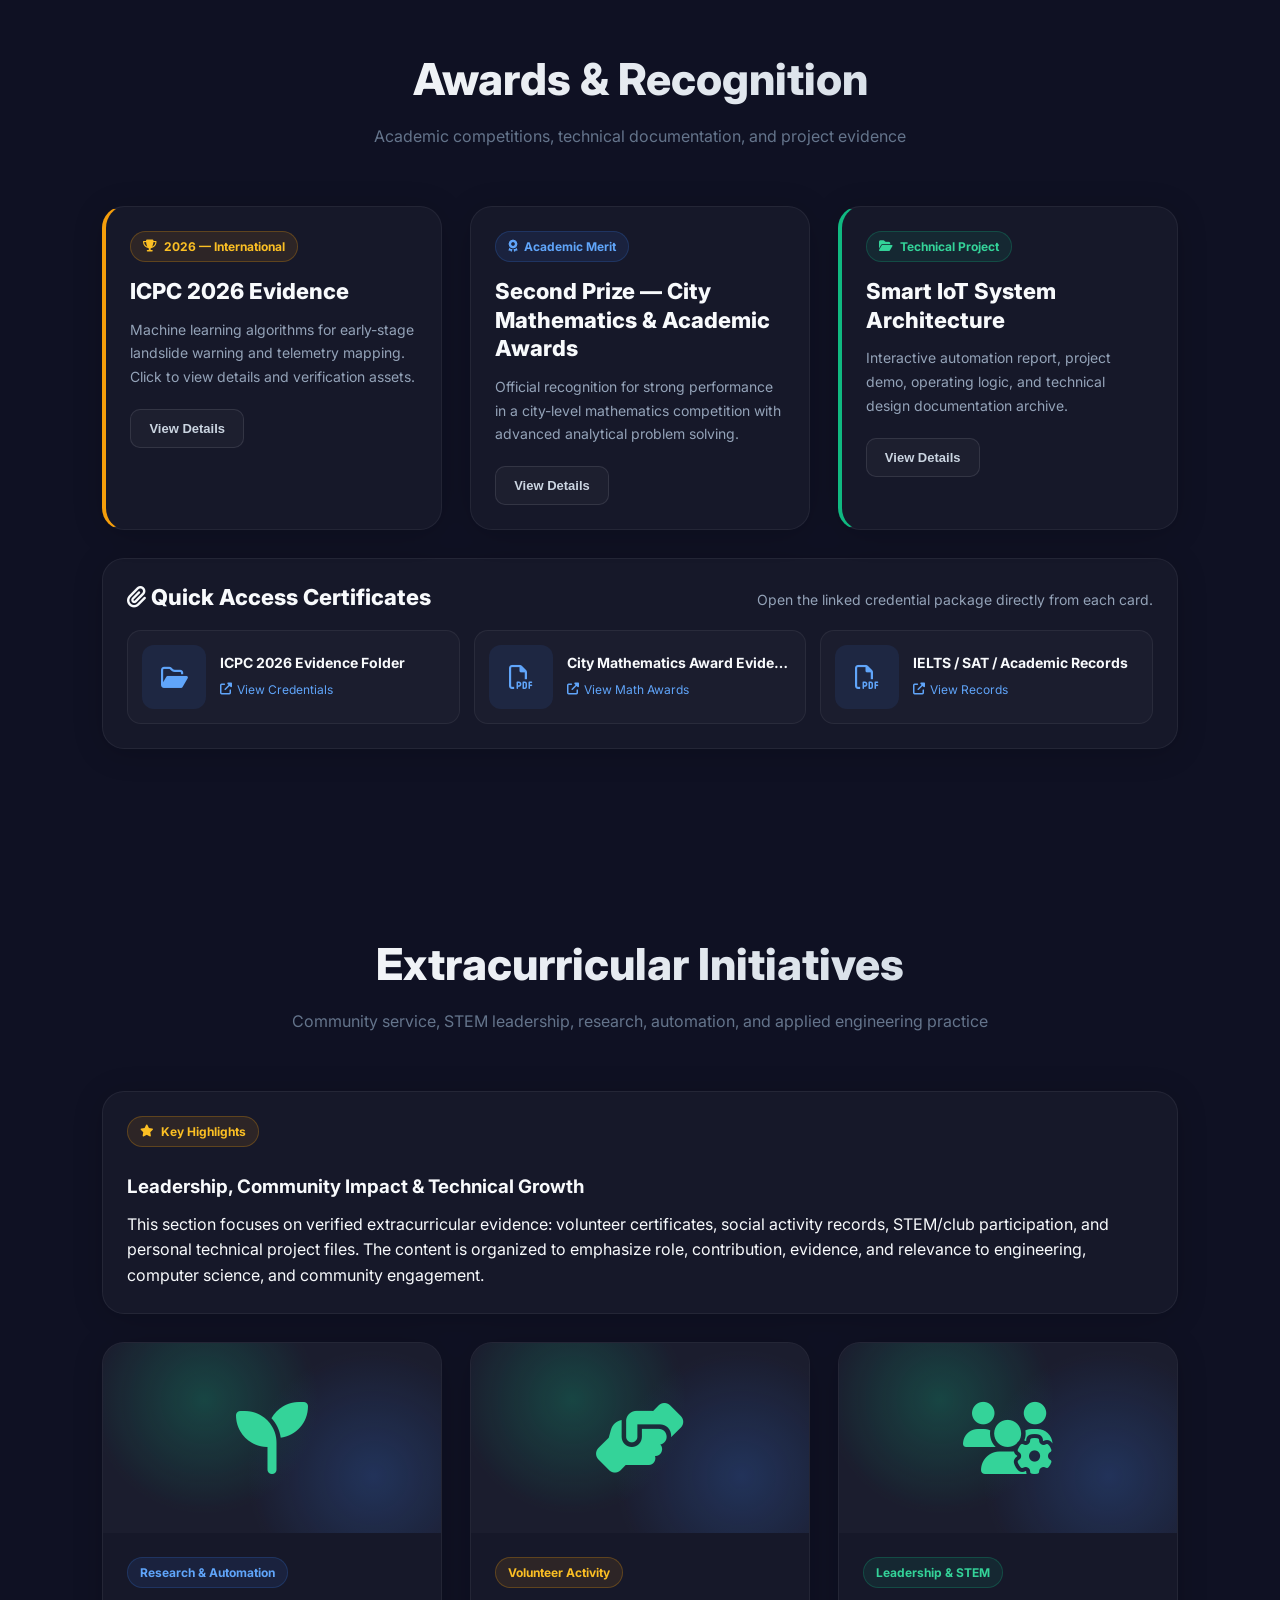
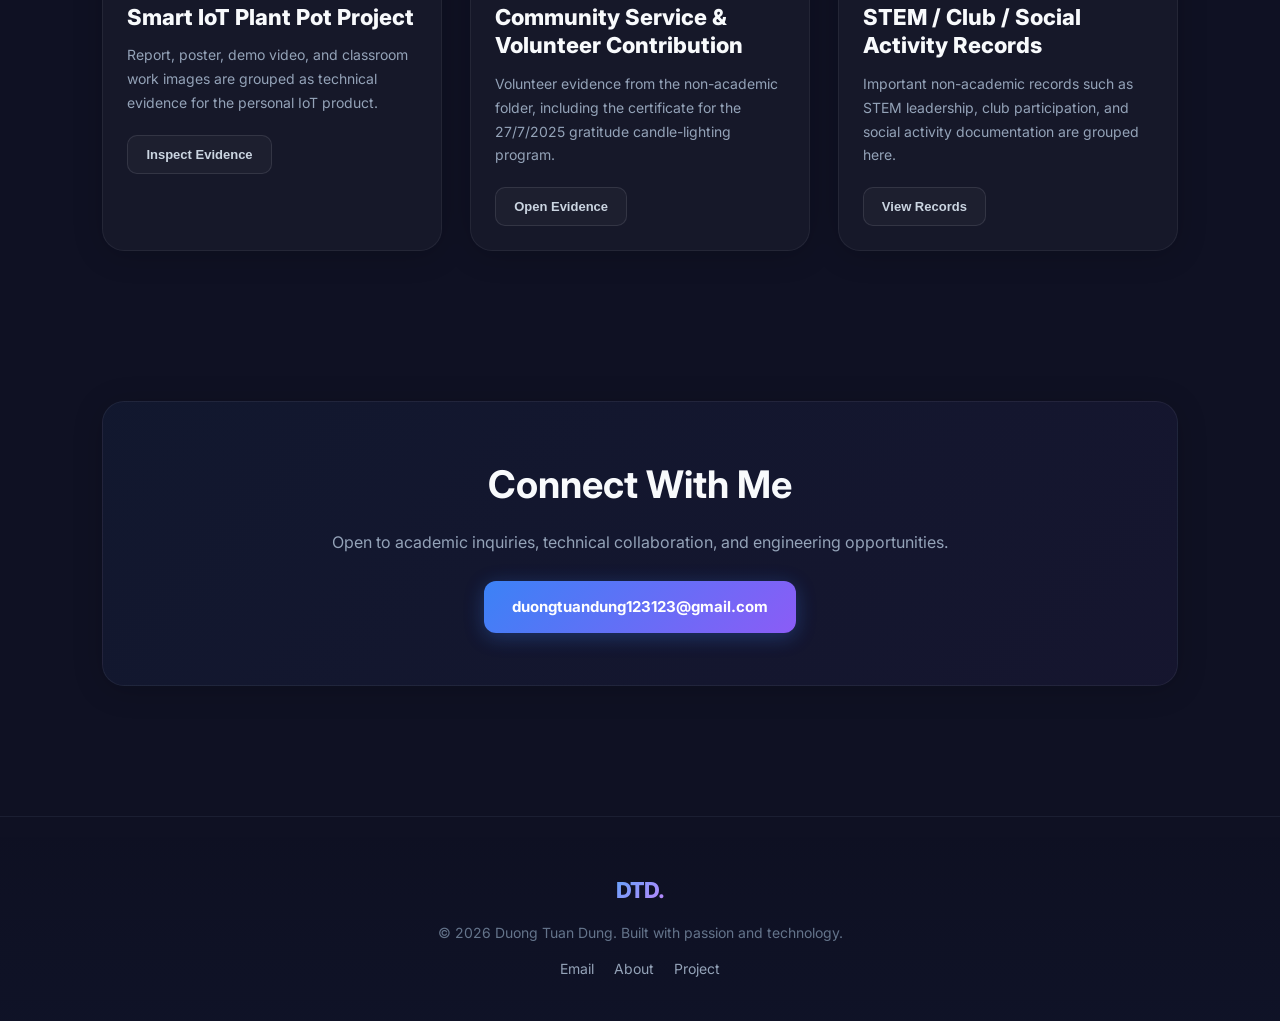
<file: web_portfolio/index.html>
<!DOCTYPE html>
<html lang="en">
<head>
    <meta charset="UTF-8">
    <meta name="viewport" content="width=device-width, initial-scale=1.0">
    <title>Duong Tuan Dung — Electrical Engineering & Machine Learning Portfolio</title>
    <meta name="description" content="Academic and extracurricular portfolio of Duong Tuan Dung, an 11th-grade Mathematics student at Hanoi-Amsterdam High School for the Gifted, with a focus on IoT, software engineering, and machine learning.">
    <link rel="preconnect" href="https://fonts.googleapis.com">
    <link href="https://fonts.googleapis.com/css2?family=Inter:wght@300;400;500;600;700;800&display=swap" rel="stylesheet">
    <link rel="stylesheet" href="https://cdnjs.cloudflare.com/ajax/libs/font-awesome/6.4.0/css/all.min.css">
    <link rel="stylesheet" href="style.css">

    <style>
        /* Portfolio evidence patch: cleaner modal + embedded PDF without visible file names/links. */
        .activity-impact-note {
            margin-bottom: 28px;
            padding: 24px;
        }
        .activity-impact-note h3 {
            margin: 10px 0 10px;
        }
        .activities-grid {
            align-items: stretch;
        }
        .event-modal-gallery-title {
            display: none !important;
        }
        .event-modal-grid.clean-evidence-grid {
            display: grid;
            grid-template-columns: repeat(auto-fit, minmax(320px, 1fr));
            gap: 22px;
            margin-top: 22px;
        }
        .evidence-preview-card {
            background: rgba(255,255,255,0.045);
            border: 1px solid rgba(255,255,255,0.12);
            border-radius: 18px;
            overflow: hidden;
            min-height: 560px;
            box-shadow: 0 18px 45px rgba(0,0,0,0.22);
        }
        .evidence-pdf-frame,
        .evidence-video-frame,
        .evidence-image-frame {
            width: 100%;
            height: 560px;
            border: 0;
            display: block;
            background: #101522;
        }
        .evidence-video-frame {
            object-fit: contain;
        }
        .evidence-image-frame {
            object-fit: contain;
        }
        .event-modal-desc ul {
            margin: 12px 0 0 20px;
            padding: 0;
        }
        .event-modal-desc li {
            margin: 6px 0;
        }
        @media (max-width: 760px) {
            .event-modal-grid.clean-evidence-grid {
                grid-template-columns: 1fr;
            }
            .evidence-preview-card,
            .evidence-pdf-frame,
            .evidence-video-frame,
            .evidence-image-frame {
                min-height: 430px;
                height: 430px;
            }
        }
    </style>
</head>
<body>
    <nav class="top-nav">
        <a href="#about" class="logo">DTD.</a>
        <ul>
            <li><a href="#about">About</a></li>
            <li><a href="#academics">Academics</a></li>
            <li><a href="#iot-panel">Project</a></li>
            <li><a href="#awards">Awards</a></li>
            <li><a href="#activities">Activities</a></li>
        </ul>
        <a href="mailto:duongtuandung123123@gmail.com" class="nav-contact">Contact</a>
    </nav>

    <main>
        <section id="about" class="hero">
            <div class="hero-container">
                <div class="hero-text">
                    <h3><i class="fas fa-satellite-dish"></i> Software &amp; IoT Developer</h3>
                    <h1>Duong Tuan <span>Dung</span></h1>
                    <p>
                        Grade 11, Mathematics Class 2 — <span class="highlight">Hanoi-Amsterdam High School for the Gifted</span>. Focused on Electrical Engineering, Computer Science, Machine Learning, ESP32 embedded systems, and applied AI projects.
                    </p>
                    <p class="hero-summary">
                        Second Prize winner in the city-level Mathematics competition. Experienced in ESP32 embedded programming, data processing, and machine learning. Developed an AI-based landslide early warning system and earned a Gold Medal recognition in 2026.
                    </p>
                    <div class="hero-btns">
                        <a href="#awards" class="btn btn-primary">View Portfolio</a>
                        <a href="#iot-panel" class="btn btn-outline">Explore Project</a>
                    </div>
                </div>

                <div class="hero-card">
                    <div class="profile-orb">DT</div>
                    <h4>Duong Tuan Dung</h4>
                    <span class="tag">Future EE / CS / ML Engineer</span>
                    <div class="info">
                        <div class="info-item"><span>Date of Birth</span><span>October 11, 2009</span></div>
                        <div class="info-item"><span>Target</span><span>Singapore / Australia</span></div>
                        <div class="info-item"><span>Focus</span><span>EE / CS / ML</span></div>
                        <div class="info-item"><span>Email</span><span>duongtuandung123123@gmail.com</span></div>
                    </div>
                </div>
            </div>
        </section>

        <section id="academics">
            <div class="section-title">
                <h2>Academic Profile</h2>
                <p>Mathematics, engineering, and international preparation metrics</p>
            </div>

            <div class="stats-grid">
                <div class="stat-box">
                    <div class="stat-value">9.4</div>
                    <div class="stat-label">GPA — Grade 10 &amp; 11 Term 1</div>
                </div>
                <div class="stat-box">
                    <div class="stat-value">1540</div>
                    <div class="stat-label">SAT Score</div>
                </div>
                <div class="stat-box">
                    <div class="stat-value">7.0</div>
                    <div class="stat-label">IELTS Band</div>
                </div>
                <div class="stat-box">
                    <div class="stat-value">A-Level</div>
                    <div class="stat-label">Mathematics / Computer Science</div>
                </div>
            </div>

            <div class="grid three-card-grid">
                <article class="card mini-profile-card">
                    <div class="icon-box"><i class="fas fa-chart-line"></i></div>
                    <div class="activity-content">
                        <div class="badge">Academics</div>
                        <h3>Strong Quantitative Foundation</h3>
                        <p>Consistent academic performance in mathematics, science, and computer science with a clear focus on engineering and applied machine learning.</p>
                    </div>
                </article>
                <article class="card mini-profile-card">
                    <div class="icon-box"><i class="fas fa-microchip"></i></div>
                    <div class="activity-content">
                        <div class="badge">Engineering</div>
                        <h3>Embedded &amp; IoT Development</h3>
                        <p>Hands-on experience with ESP32 programming, sensor data processing, relay logic, and smart automation dashboards.</p>
                    </div>
                </article>
                <article class="card mini-profile-card">
                    <div class="icon-box"><i class="fas fa-brain"></i></div>
                    <div class="activity-content">
                        <div class="badge">AI Focus</div>
                        <h3>Machine Learning Applications</h3>
                        <p>Project-oriented learning in AI systems, data-driven analysis, and early warning models for real-world environmental challenges.</p>
                    </div>
                </article>
                <article class="card mini-profile-card" onclick="openEventModal('dung_scores')" style="cursor:pointer;">
                    <div class="icon-box"><i class="fas fa-file-alt"></i></div>
                    <div class="activity-content">
                        <div class="badge">Records</div>
                        <h3>IELTS, SAT &amp; Academic Files</h3>
                        <p>Click to open the IELTS/SAT/AP folder, SAT digital score file, and academic transcript folder using the corrected relative paths.</p>
                    </div>
                </article>
            </div>
        </section>

        <section id="iot-panel">
            <div class="section-title">
                <h2>Smart IoT Plant Pot Dashboard</h2>
                <p>Interactive ESP32-style sensor simulation and relay actuation logic</p>
            </div>

            <div class="project-shell card">
                <div class="project-header">
                    <div>
                        <div class="badge">Personal Project</div>
                        <h3>Smart IoT Plant Pot System</h3>
                        <p>
                            This dashboard simulates a real-time ESP32 sensor feed. Drag the <b>Soil Moisture</b> slider to see the relay and water pump logic change dynamically.
                        </p>
                    </div>
                    <div class="project-chip"><i class="fas fa-wifi"></i> Live Telemetry</div>
                </div>

                <div class="iot-grid">
                    <div class="sensors-controls">
                        <div class="sensor-control">
                            <label>Soil Moisture: <span id="val-moisture">45%</span></label>
                            <input type="range" id="slider-moisture" min="10" max="90" value="45" oninput="updateSensorValues()">
                        </div>
                        <div class="sensor-control">
                            <label>Ambient Temperature: <span id="val-temp">28°C</span></label>
                            <input type="range" id="slider-temp" min="15" max="45" value="28" oninput="updateSensorValues()">
                        </div>
                    </div>

                    <div class="status-panel">
                        <div class="relay-bulb" id="relay-status">OFF</div>
                        <div class="status-text" id="status-text">Relay: OFF — Soil moisture is within the ideal range.</div>
                    </div>

                    <div class="esp-logs">
                        <h4><i class="fas fa-terminal"></i> ESP32 Serial Telemetry Stream:</h4>
                        <div class="console-box" id="serial-logs">
                            [ESP32] System initialization completed.<br>
                            [ESP32] WiFi status: Connected.<br>
                            [ESP32] Soil Moisture sensor connected on GPIO34.
                        </div>
                    </div>
                </div>
            </div>
        </section>

        <section id="awards">
            <div class="section-title">
                <h2>Awards &amp; Recognition</h2>
                <p>Academic competitions, technical documentation, and project evidence</p>
            </div>

            <div class="grid awards-grid">
                <article class="card award-event-card gold" onclick="openEventModal('dung_icpc')">
                    <div class="activity-content">
                        <div class="badge warm-badge"><i class="fas fa-trophy"></i> 2026 — International</div>
                        <h3>ICPC 2026 Evidence</h3>
                        <p>Machine learning algorithms for early-stage landslide warning and telemetry mapping. Click to view details and verification assets.</p>
                        <button class="open-gallery-btn">View Details</button>
                    </div>
                </article>

                <article class="card award-event-card" onclick="openEventModal('dung_math')">
                    <div class="activity-content">
                        <div class="badge"><i class="fas fa-award"></i> Academic Merit</div>
                        <h3>Second Prize — City Mathematics & Academic Awards</h3>
                        <p>Official recognition for strong performance in a city-level mathematics competition with advanced analytical problem solving.</p>
                        <button class="open-gallery-btn">View Details</button>
                    </div>
                </article>

                <article class="card award-event-card cyan" onclick="openEventModal('dung_iot')">
                    <div class="activity-content">
                        <div class="badge cyan-badge"><i class="fas fa-folder-open"></i> Technical Project</div>
                        <h3>Smart IoT System Architecture</h3>
                        <p>Interactive automation report, project demo, operating logic, and technical design documentation archive.</p>
                        <button class="open-gallery-btn">View Details</button>
                    </div>
                </article>
            </div>

            <div class="quick-access card">
                <div class="quick-access-title">
                    <h3><i class="fas fa-paperclip"></i> Quick Access Certificates</h3>
                    <p>Open the linked credential package directly from each card.</p>
                </div>
                <div class="certificate-grid">
                    <div class="gallery-card" onclick="openEventModal('dung_icpc')">
                        <div class="card-img-wrapper"><i class="far fa-folder-open"></i></div>
                        <div class="card-info">
                            <h4>ICPC 2026 Evidence Folder</h4>
                            <span class="view-btn"><i class="fas fa-external-link-alt"></i> View Credentials</span>
                        </div>
                    </div>
                    <div class="gallery-card" onclick="openEventModal('dung_math')">
                        <div class="card-img-wrapper"><i class="far fa-file-pdf"></i></div>
                        <div class="card-info">
                            <h4>City Mathematics Award Evidence</h4>
                            <span class="view-btn"><i class="fas fa-external-link-alt"></i> View Math Awards</span>
                        </div>
                    </div>
                    <div class="gallery-card" onclick="openEventModal('dung_scores')">
                        <div class="card-img-wrapper"><i class="far fa-file-pdf"></i></div>
                        <div class="card-info">
                            <h4>IELTS / SAT / Academic Records</h4>
                            <span class="view-btn"><i class="fas fa-external-link-alt"></i> View Records</span>
                        </div>
                    </div>
                </div>
            </div>
        </section>

        <section id="activities">
            <div class="section-title">
                <h2>Extracurricular Initiatives</h2>
                <p>Community service, STEM leadership, research, automation, and applied engineering practice</p>
            </div>

            <div class="activity-impact-note card">
                <div>
                    <div class="badge warm-badge"><i class="fas fa-star"></i> Key Highlights</div>
                    <h3>Leadership, Community Impact &amp; Technical Growth</h3>
                    <p>
                        This section focuses on verified extracurricular evidence: volunteer certificates, social activity records,
                        STEM/club participation, and personal technical project files. The content is organized to emphasize role,
                        contribution, evidence, and relevance to engineering, computer science, and community engagement.
                    </p>
                </div>
            </div>

            <div class="grid activities-grid">
                <article class="card activity-feature" onclick="openEventModal('dung_iot')">
                    <div class="activity-main-image placeholder-visual">
                        <i class="fas fa-seedling"></i>
                    </div>
                    <div class="activity-content">
                        <div class="badge">Research &amp; Automation</div>
                        <h3>Smart IoT Plant Pot Project</h3>
                        <p>Report, poster, demo video, and classroom work images are grouped as technical evidence for the personal IoT product.</p>
                        <button class="open-gallery-btn">Inspect Evidence</button>
                    </div>
                </article>

                <article class="card activity-feature" onclick="openEventModal('dung_volunteer')">
                    <div class="activity-main-image placeholder-visual">
                        <i class="fas fa-hands-helping"></i>
                    </div>
                    <div class="activity-content">
                        <div class="badge warm-badge">Volunteer Activity</div>
                        <h3>Community Service &amp; Volunteer Contribution</h3>
                        <p>Volunteer evidence from the non-academic folder, including the certificate for the 27/7/2025 gratitude candle-lighting program.</p>
                        <button class="open-gallery-btn">Open Evidence</button>
                    </div>
                </article>

                <article class="card activity-feature" onclick="openEventModal('dung_stem_leadership')">
                    <div class="activity-main-image placeholder-visual">
                        <i class="fas fa-users-gear"></i>
                    </div>
                    <div class="activity-content">
                        <div class="badge cyan-badge">Leadership &amp; STEM</div>
                        <h3>STEM / Club / Social Activity Records</h3>
                        <p>Important non-academic records such as STEM leadership, club participation, and social activity documentation are grouped here.</p>
                        <button class="open-gallery-btn">View Records</button>
                    </div>
                </article>
            </div>
        </section>

        <section class="contact-section">
            <div class="contact card">
                <h2>Connect With Me</h2>
                <p>Open to academic inquiries, technical collaboration, and engineering opportunities.</p>
                <a href="mailto:duongtuandung123123@gmail.com" class="btn btn-primary">duongtuandung123123@gmail.com</a>
            </div>
        </section>
    </main>

    <div id="image-modal" class="modal">
        <span class="close-modal">&times;</span>
        <img class="modal-content" id="modal-img" alt="">
        <div id="caption"></div>
    </div>

    <div id="event-details-modal" class="event-modal">
        <div class="event-modal-content">
            <span class="close-event-modal" onclick="closeEventModal()">&times;</span>
            <div class="event-modal-inner">
                <div class="event-modal-header-container">
                    <span id="event-modal-cat" class="event-modal-badge-cat">Category</span>
                    <span id="event-modal-date" class="event-modal-badge-date">2026</span>
                </div>
                <h2 id="event-modal-title" class="event-modal-title">Event Title</h2>
                <div id="event-modal-desc" class="event-modal-desc">Detailed event description goes here...</div>
                <div class="event-modal-gallery-section">
                    <h3 class="event-modal-gallery-title"><i class="fas fa-images"></i> Verification Portfolio</h3>
                    <div id="event-modal-gallery" class="event-modal-grid"></div>
                </div>
            </div>
        </div>
    </div>

    <footer>
        <div class="footer-content">
            <a href="#about" class="logo footer-logo">DTD.</a>
            <div class="footer-copyright">&copy; 2026 Duong Tuan Dung. Built with passion and technology.</div>
            <div class="footer-links">
                <a href="mailto:duongtuandung123123@gmail.com">Email</a>
                <a href="#about">About</a>
                <a href="#iot-panel">Project</a>
            </div>
        </div>
    </footer>

    <script src="script.js"></script>

    <script>
        /* Evidence modal override: embeds PDFs/videos/images directly and intentionally does not render
           file names, captions, or "Open in new tab" links under the previews. */
        (function () {
            const BASE_EXTRA = "../2. Hoạt động ngoại khóa (sản phẩm cá nhân, cuộc thi, nghiên cứu khoa học, thiện nguyện, v.v)";
            const BASE_IOT = `${BASE_EXTRA}/a. Sản phẩm cá nhân_ Chậu cây IOT`;
            const BASE_ACAD = `${BASE_EXTRA}/c. Giải thưởng thành tích (Academic)`;
            const BASE_NON = `${BASE_EXTRA}/d. Hoạt động khác (Non-academic_CLB, thiện nguyện, hoạt động xã hội, ...)`;
            const BASE_RECORDS = "../3. Tình trạng hồ sơ học thuật (bảng điểm, thư giới thiệu, chứng chỉ, essay, v.v)";

            const events = {
                dung_scores: {
                    category: "Academic Records",
                    date: "2025–2026",
                    title: "IELTS, SAT & Academic Records",
                    description: `
                        <p>This package presents academic records and standardized-test evidence in a cleaner verification view.</p>
                        <ul>
                            <li>IELTS evidence is displayed directly in the modal without showing the file name underneath.</li>
                            <li>SAT digital score evidence is linked from the academic achievement folder.</li>
                            <li>The modal keeps the viewer clean by removing duplicate labels and external-open text.</li>
                        </ul>
                    `,
                    evidence: [
                        { type: "pdf", src: "ielts.pdf" },
                        { type: "pdf", src: `${BASE_ACAD}/digital_sat_k12_student_weekend_148062945_2f691590-a38c-47dd-a270-f59ed54d5a43.pdf` }
                    ]
                },
                dung_icpc: {
                    category: "International / Competition",
                    date: "2026",
                    title: "ICPC 2026 Evidence",
                    description: `
                        <p>Evidence package for the ICPC 2026 record stored in the academic achievement folder.</p>
                        <ul>
                            <li>Presented as an embedded verification file instead of a visible file-name list.</li>
                            <li>Supports review of the certificate or scanned evidence directly in the portfolio modal.</li>
                        </ul>
                    `,
                    evidence: [
                        { type: "pdf", src: `${BASE_ACAD}/ICPC 2026/ICPC 2026.pdf` }
                    ]
                },
                dung_math: {
                    category: "Academic Achievement",
                    date: "2025–2026",
                    title: "Mathematics & Academic Recognition",
                    description: `
                        <p>Academic awards and school achievement evidence grouped for quick verification.</p>
                        <ul>
                            <li>City-level mathematics award evidence.</li>
                            <li>Academic excellence and merit records.</li>
                            <li>District/city mathematics recognition documents.</li>
                        </ul>
                    `,
                    evidence: [
                        { type: "pdf", src: `${BASE_ACAD}/HS giỏi cấp thành phố.pdf` },
                        { type: "pdf", src: `${BASE_ACAD}/HS xuất sắc.pdf` },
                        { type: "pdf", src: `${BASE_ACAD}/Nhì toán cấp quận.pdf` },
                        { type: "pdf", src: `${BASE_ACAD}/Nhi toán Quận & Thành phố.pdf` }
                    ]
                },
                dung_iot: {
                    category: "Personal Project / IoT",
                    date: "2026",
                    title: "Smart IoT Plant Pot Project Evidence",
                    description: `
                        <p>Technical product evidence for the smart IoT plant pot project.</p>
                        <ul>
                            <li>Includes project report, poster/demo references, video evidence, and classroom work images.</li>
                            <li>Highlights ESP32-style sensing, automation logic, dashboard interaction, and applied engineering practice.</li>
                            <li>Project evidence is connected to the original personal-project folder shown in the local directory.</li>
                        </ul>
                    `,
                    evidence: [
                        { type: "pdf", src: `${BASE_IOT}/BAO_CAO_CHAU_CAY_THONG_MINH.pdf` },
                        { type: "video", src: `${BASE_IOT}/SPCN Tuấn Dũng.mp4` }
                    ]
                },
                dung_nonacademic: {
                    category: "Non-academic Activities",
                    date: "2025–2026",
                    title: "Volunteer, Club & Social Activity Evidence",
                    description: `
                        <p>Non-academic records covering volunteer certificates, club participation, social activities, and STEM-related roles.</p>
                        <ul>
                            <li>Used for documenting initiative, service mindset, leadership, and contribution beyond academics.</li>
                            <li>Evidence is displayed directly as PDF previews with no duplicate file names or open-link labels below.</li>
                        </ul>
                    `,
                    evidence: [
                        { type: "pdf", src: `${BASE_NON}/1.pdf` },
                        { type: "pdf", src: `${BASE_NON}/2.pdf` },
                        { type: "pdf", src: `${BASE_NON}/3.pdf` },
                        { type: "pdf", src: `${BASE_NON}/4.pdf` }
                    ]
                },
                dung_volunteer: {
                    category: "Volunteer Activity",
                    date: "27/07/2025",
                    title: "Community Service & Volunteer Contribution",
                    description: `
                        <p>Volunteer evidence from the non-academic activity folder.</p>
                        <ul>
                            <li>Includes the certificate for the 27/7/2025 gratitude candle-lighting volunteer program.</li>
                            <li>Highlights contribution as a student volunteer and community engagement record.</li>
                            <li>Suitable for the extracurricular and service section of the portfolio.</li>
                        </ul>
                    `,
                    evidence: [
                        { type: "pdf", src: `${BASE_NON}/3.pdf` }
                    ]
                },
                dung_stem_leadership: {
                    category: "Leadership / STEM / Social Activity",
                    date: "2025–2026",
                    title: "STEM, Club & Social Activity Records",
                    description: `
                        <p>Important non-academic evidence grouped separately from academic awards.</p>
                        <ul>
                            <li>Shows activities such as STEM participation, leadership, club work, and community/social records.</li>
                            <li>Designed to keep the portfolio focused on role, impact, and evidence rather than raw file names.</li>
                        </ul>
                    `,
                    evidence: [
                        { type: "pdf", src: `${BASE_NON}/1.pdf` },
                        { type: "pdf", src: `${BASE_NON}/2.pdf` },
                        { type: "pdf", src: `${BASE_NON}/4.pdf` }
                    ]
                },
                // Backward compatibility if an older card still calls this key.
                dung_chess: null
            };
            events.dung_chess = events.dung_nonacademic;

            function setText(id, value) {
                const el = document.getElementById(id);
                if (el) el.textContent = value || "";
            }

            function setHtml(id, value) {
                const el = document.getElementById(id);
                if (el) el.innerHTML = value || "";
            }

            function createEvidenceElement(item) {
                const wrapper = document.createElement("div");
                wrapper.className = "evidence-preview-card";

                if (item.type === "video") {
                    const video = document.createElement("video");
                    video.className = "evidence-video-frame";
                    video.controls = true;
                    video.src = item.src;
                    wrapper.appendChild(video);
                    return wrapper;
                }

                if (item.type === "image") {
                    const img = document.createElement("img");
                    img.className = "evidence-image-frame";
                    img.src = item.src;
                    img.alt = "Evidence preview";
                    wrapper.appendChild(img);
                    return wrapper;
                }

                const iframe = document.createElement("iframe");
                iframe.className = "evidence-pdf-frame";
                iframe.loading = "lazy";
                iframe.setAttribute("title", "Embedded verification document");
                iframe.src = `${item.src}#toolbar=0&navpanes=0&scrollbar=1&view=FitH`;
                wrapper.appendChild(iframe);
                return wrapper;
            }

            window.openEventModal = function (eventKey) {
                const data = events[eventKey] || events.dung_nonacademic;
                const modal = document.getElementById("event-details-modal");
                const gallery = document.getElementById("event-modal-gallery");
                const galleryTitle = document.querySelector(".event-modal-gallery-title");

                setText("event-modal-cat", data.category);
                setText("event-modal-date", data.date);
                setText("event-modal-title", data.title);
                setHtml("event-modal-desc", data.description);

                if (galleryTitle) galleryTitle.style.display = "none";
                if (gallery) {
                    gallery.innerHTML = "";
                    gallery.className = "event-modal-grid clean-evidence-grid";
                    (data.evidence || []).forEach(item => gallery.appendChild(createEvidenceElement(item)));
                }

                if (modal) {
                    modal.style.display = "flex";
                    document.body.style.overflow = "hidden";
                }
            };

            window.closeEventModal = function () {
                const modal = document.getElementById("event-details-modal");
                if (modal) modal.style.display = "none";
                document.body.style.overflow = "";
            };

            document.addEventListener("click", function (event) {
                const modal = document.getElementById("event-details-modal");
                if (modal && event.target === modal) window.closeEventModal();
            });

            document.addEventListener("keydown", function (event) {
                if (event.key === "Escape") window.closeEventModal();
            });

            window.updateSensorValues = window.updateSensorValues || function () {
                const moisture = document.getElementById("slider-moisture")?.value || 45;
                const temp = document.getElementById("slider-temp")?.value || 28;
                const moistureText = document.getElementById("val-moisture");
                const tempText = document.getElementById("val-temp");
                const relay = document.getElementById("relay-status");
                const status = document.getElementById("status-text");
                const logs = document.getElementById("serial-logs");

                if (moistureText) moistureText.textContent = `${moisture}%`;
                if (tempText) tempText.textContent = `${temp}°C`;

                const isDry = Number(moisture) < 35;
                if (relay) relay.textContent = isDry ? "ON" : "OFF";
                if (status) status.textContent = isDry
                    ? "Relay: ON — Soil is dry, water pump is activated."
                    : "Relay: OFF — Soil moisture is within the ideal range.";
                if (logs) {
                    logs.innerHTML = `[ESP32] Moisture: ${moisture}%<br>[ESP32] Temperature: ${temp}°C<br>[ESP32] Relay: ${isDry ? "ON" : "OFF"}`;
                }
            };
        })();
    </script>
</body>
</html>
</file>
<file: web_portfolio/style.css>
* {
    margin: 0;
    padding: 0;
    box-sizing: border-box;
}

:root {
    --bg-deep: #0f1123;
    --bg-dark: #0b0d19;
    --bg-card: rgba(255, 255, 255, 0.03);
    --bg-card-hover: rgba(255, 255, 255, 0.06);
    --border: rgba(255, 255, 255, 0.06);
    --border-strong: rgba(255, 255, 255, 0.12);
    --text-primary: #f8fafc;
    --text-secondary: #94a3b8;
    --text-muted: #64748b;
    --accent: #3b82f6;
    --accent2: #60a5fa;
    --accent3: #8b5cf6;
    --success: #10b981;
    --warning: #f59e0b;
    --danger: #ef4444;
    --gradient-main: linear-gradient(135deg, #3b82f6, #8b5cf6);
    --gradient-soft: linear-gradient(to right, #ffffff, #cbd5e1);
}

html {
    scroll-behavior: smooth;
}

body {
    font-family: 'Inter', sans-serif;
    background: var(--bg-deep);
    color: var(--text-primary);
    overflow-x: hidden;
    line-height: 1.6;
}

body::before {
    content: "";
    position: fixed;
    inset: 0;
    background:
        radial-gradient(circle at 20% 20%, rgba(59, 130, 246, 0.18), transparent 40%),
        radial-gradient(circle at 80% 80%, rgba(139, 92, 246, 0.18), transparent 40%),
        linear-gradient(160deg, #0b0d19, #111329);
    z-index: -2;
}

body::after {
    content: "";
    position: fixed;
    inset: 0;
    background-image:
        linear-gradient(rgba(255,255,255,0.025) 1px, transparent 1px),
        linear-gradient(90deg, rgba(255,255,255,0.025) 1px, transparent 1px);
    background-size: 70px 70px;
    mask-image: linear-gradient(to bottom, rgba(0,0,0,0.5), transparent 75%);
    z-index: -1;
    pointer-events: none;
}

/* NAVBAR */
.top-nav {
    position: fixed;
    top: 0;
    left: 0;
    width: 100%;
    padding: 18px 8%;
    display: flex;
    align-items: center;
    justify-content: space-between;
    gap: 24px;
    background: rgba(11, 13, 25, 0.72);
    backdrop-filter: blur(20px);
    -webkit-backdrop-filter: blur(20px);
    border-bottom: 1px solid rgba(255, 255, 255, 0.05);
    z-index: 999;
}

.logo {
    font-size: 26px;
    font-weight: 800;
    letter-spacing: -0.04em;
    text-decoration: none;
    background: linear-gradient(135deg, #60a5fa, #c084fc);
    -webkit-background-clip: text;
    -webkit-text-fill-color: transparent;
    background-clip: text;
}

.top-nav ul {
    display: flex;
    align-items: center;
    gap: 30px;
    list-style: none;
}

.top-nav a {
    color: var(--text-secondary);
    text-decoration: none;
    font-weight: 500;
    transition: 0.3s ease;
}

.top-nav ul a:hover,
.top-nav ul a.active {
    color: var(--accent2);
}

.nav-contact {
    padding: 10px 18px;
    border: 1px solid rgba(255,255,255,0.1);
    border-radius: 999px;
    background: rgba(255,255,255,0.03);
    font-size: 14px;
}

.nav-contact:hover {
    color: #fff;
    border-color: rgba(96, 165, 250, 0.4);
    background: rgba(59, 130, 246, 0.12);
}

/* GLOBAL LAYOUT */
main {
    width: 100%;
}

section {
    padding: 90px 8%;
    scroll-margin-top: 80px;
}

.section-title {
    text-align: center;
    margin-bottom: 56px;
}

.section-title h2 {
    font-size: clamp(32px, 5vw, 44px);
    font-weight: 800;
    margin-bottom: 10px;
    background: var(--gradient-soft);
    -webkit-background-clip: text;
    -webkit-text-fill-color: transparent;
    background-clip: text;
}

.section-title p {
    color: var(--text-muted);
    font-size: 16px;
}

.grid {
    display: grid;
    grid-template-columns: repeat(auto-fit, minmax(300px, 1fr));
    gap: 28px;
}

.three-card-grid {
    margin-top: 36px;
}

.card {
    background: var(--bg-card);
    border: 1px solid var(--border);
    border-radius: 22px;
    overflow: hidden;
    box-shadow: 0 4px 30px rgba(0, 0, 0, 0.18);
    transition: transform 0.3s ease, border-color 0.3s ease, background 0.3s ease;
}

.card:hover {
    transform: translateY(-6px);
    border-color: var(--border-strong);
    background: var(--bg-card-hover);
}

/* HERO */
.hero {
    min-height: 100vh;
    display: flex;
    align-items: center;
    padding: 140px 8% 80px;
}

.hero-container {
    display: grid;
    grid-template-columns: 1.22fr 0.78fr;
    gap: 60px;
    align-items: center;
    width: 100%;
}

.hero-text h3 {
    color: var(--accent2);
    font-weight: 700;
    text-transform: uppercase;
    letter-spacing: 1.5px;
    margin-bottom: 15px;
    font-size: 14px;
}

.hero-text h1 {
    font-size: clamp(44px, 7vw, 72px);
    font-weight: 800;
    line-height: 1.05;
    margin-bottom: 25px;
    background: linear-gradient(to right, #ffffff, #cbd5e1);
    -webkit-background-clip: text;
    -webkit-text-fill-color: transparent;
    background-clip: text;
}

.hero-text h1 span {
    background: linear-gradient(135deg, #60a5fa, #c084fc);
    -webkit-background-clip: text;
    -webkit-text-fill-color: transparent;
    background-clip: text;
}

.hero-text p {
    color: var(--text-secondary);
    font-size: 18px;
    line-height: 1.8;
    margin-bottom: 18px;
    max-width: min(1180px, 96vw);
}

.hero-summary {
    font-size: 16px !important;
    color: #7f8da8 !important;
}

.highlight {
    color: #38bdf8;
    font-weight: 700;
}

.hero-btns {
    display: flex;
    flex-wrap: wrap;
    gap: 15px;
    margin-top: 34px;
}

.btn {
    display: inline-flex;
    align-items: center;
    justify-content: center;
    padding: 14px 28px;
    border-radius: 12px;
    text-decoration: none;
    font-weight: 700;
    transition: all 0.3s cubic-bezier(0.4, 0, 0.2, 1);
    font-size: 15px;
    border: none;
    cursor: pointer;
}

.btn-primary {
    background: var(--gradient-main);
    color: white;
    box-shadow: 0 4px 20px rgba(59, 130, 246, 0.3);
}

.btn-primary:hover {
    transform: translateY(-2px);
    box-shadow: 0 6px 24px rgba(59, 130, 246, 0.45);
}

.btn-outline {
    border: 1px solid rgba(255, 255, 255, 0.15);
    color: #cbd5e1;
    background: rgba(255, 255, 255, 0.02);
}

.btn-outline:hover {
    background: rgba(255, 255, 255, 0.08);
    color: white;
    border-color: rgba(255, 255, 255, 0.3);
}

.hero-card {
    background: rgba(255, 255, 255, 0.03);
    border: 1px solid rgba(255, 255, 255, 0.06);
    border-radius: 24px;
    padding: 28px;
    backdrop-filter: blur(10px);
    text-align: center;
    position: relative;
}

.hero-card::before {
    content: "";
    position: absolute;
    inset: -1px;
    border-radius: 24px;
    background: linear-gradient(135deg, rgba(96,165,250,0.4), rgba(192,132,252,0.25), transparent 65%);
    z-index: -1;
}

.profile-orb {
    width: 142px;
    height: 142px;
    border-radius: 50%;
    display: grid;
    place-items: center;
    margin: 0 auto 22px;
    background:
        radial-gradient(circle at 30% 25%, rgba(255,255,255,0.22), transparent 30%),
        linear-gradient(135deg, rgba(59,130,246,0.9), rgba(139,92,246,0.9));
    border: 4px solid rgba(59, 130, 246, 0.22);
    color: white;
    font-size: 44px;
    font-weight: 800;
    box-shadow: 0 20px 60px rgba(59,130,246,0.2);
}

.hero-card h4 {
    font-size: 22px;
    margin-bottom: 7px;
}

.hero-card .tag {
    font-size: 13px;
    color: var(--text-secondary);
    margin-bottom: 20px;
    display: inline-block;
    background: rgba(255, 255, 255, 0.05);
    padding: 6px 14px;
    border-radius: 20px;
}

.info {
    display: grid;
    gap: 13px;
    text-align: left;
}

.info-item {
    display: flex;
    justify-content: space-between;
    gap: 20px;
    border-bottom: 1px solid rgba(255, 255, 255, 0.04);
    padding-bottom: 9px;
    font-size: 14px;
}

.info-item span:first-child {
    color: var(--text-muted);
}

.info-item span:last-child {
    color: #e2e8f0;
    font-weight: 600;
    text-align: right;
}

/* STATS */
.stats-grid {
    display: grid;
    grid-template-columns: repeat(4, 1fr);
    gap: 20px;
    margin-bottom: 42px;
}

.stat-box {
    background: rgba(255, 255, 255, 0.03);
    border: 1px solid rgba(255, 255, 255, 0.06);
    border-radius: 18px;
    padding: 22px 18px;
    text-align: center;
    box-shadow: 0 4px 30px rgba(0, 0, 0, 0.2);
}

.stat-value {
    font-size: 30px;
    font-weight: 800;
    margin-bottom: 5px;
}

.stat-box:nth-child(1) .stat-value { color: #ec4899; }
.stat-box:nth-child(2) .stat-value { color: #3b82f6; }
.stat-box:nth-child(3) .stat-value { color: #10b981; }
.stat-box:nth-child(4) .stat-value { color: #f59e0b; }

.stat-label {
    font-size: 12px;
    color: var(--text-muted);
    text-transform: uppercase;
    letter-spacing: 0.5px;
}

.icon-box {
    height: 110px;
    display: grid;
    place-items: center;
    font-size: 38px;
    color: var(--accent2);
    background:
        radial-gradient(circle at 50% 40%, rgba(59,130,246,0.14), transparent 55%),
        rgba(255,255,255,0.015);
}

.activity-content {
    padding: 24px;
    flex-grow: 1;
    display: flex;
    flex-direction: column;
}

.badge {
    display: inline-flex;
    align-items: center;
    gap: 7px;
    width: fit-content;
    padding: 5px 12px;
    background: rgba(59, 130, 246, 0.1);
    color: var(--accent2);
    border: 1px solid rgba(59, 130, 246, 0.2);
    border-radius: 20px;
    margin-bottom: 15px;
    font-size: 12px;
    font-weight: 700;
}

.warm-badge {
    background: rgba(245, 158, 11, 0.1);
    color: #fbbf24;
    border-color: rgba(245, 158, 11, 0.25);
}

.cyan-badge {
    background: rgba(16, 185, 129, 0.1);
    color: #34d399;
    border-color: rgba(16, 185, 129, 0.25);
}

.activity-content h3,
.project-header h3,
.quick-access-title h3 {
    font-size: 22px;
    font-weight: 800;
    margin-bottom: 12px;
    color: #f8fafc;
    line-height: 1.3;
}

.activity-content p,
.project-header p,
.quick-access-title p {
    color: var(--text-secondary);
    font-size: 14px;
    line-height: 1.7;
}

/* IOT */
.project-shell {
    padding: 28px;
}

.project-header {
    display: flex;
    justify-content: space-between;
    align-items: flex-start;
    gap: 24px;
    margin-bottom: 26px;
}

.project-chip {
    flex-shrink: 0;
    padding: 10px 15px;
    border-radius: 999px;
    background: rgba(16,185,129,0.1);
    color: #34d399;
    border: 1px solid rgba(16,185,129,0.2);
    font-size: 13px;
    font-weight: 700;
}

.iot-grid {
    display: grid;
    grid-template-columns: 1fr 0.85fr;
    gap: 20px;
}

.sensors-controls {
    display: flex;
    flex-direction: column;
    gap: 16px;
}

.sensor-control {
    background: rgba(255,255,255,0.025);
    padding: 18px;
    border-radius: 16px;
    border: 1px solid var(--border);
}

.sensor-control label {
    display: block;
    font-size: 14px;
    margin-bottom: 12px;
    color: var(--text-secondary);
    font-weight: 600;
}

.sensor-control span {
    color: var(--accent2);
    font-weight: 800;
}

.sensor-control input[type="range"] {
    width: 100%;
    accent-color: var(--accent);
    cursor: pointer;
}

.status-panel {
    display: flex;
    flex-direction: column;
    align-items: center;
    justify-content: center;
    background: rgba(255,255,255,0.025);
    border: 1px solid var(--border);
    border-radius: 18px;
    padding: 24px;
    text-align: center;
}

.relay-bulb {
    width: 82px;
    height: 82px;
    border-radius: 50%;
    background: rgba(255,255,255,0.03);
    border: 2px solid var(--text-muted);
    color: var(--text-muted);
    font-weight: 800;
    display: flex;
    align-items: center;
    justify-content: center;
    font-size: 18px;
    margin-bottom: 14px;
    transition: all 0.3s ease;
}

.relay-bulb.on {
    background: rgba(16,185,129,0.16);
    border-color: #34d399;
    color: #fff;
    box-shadow: 0 0 28px rgba(16,185,129,0.5);
}

.status-text {
    font-size: 14px;
    color: var(--text-secondary);
}

.esp-logs {
    grid-column: 1 / -1;
    background: rgba(2, 6, 23, 0.76);
    border: 1px solid rgba(96,165,250,0.16);
    border-radius: 16px;
    padding: 16px;
}

.esp-logs h4 {
    font-size: 13px;
    color: var(--accent2);
    margin-bottom: 10px;
}

.console-box {
    font-family: 'Consolas', 'Courier New', monospace;
    font-size: 12px;
    color: #7dd3fc;
    background: rgba(15, 23, 42, 0.76);
    padding: 14px;
    border-radius: 10px;
    height: 130px;
    overflow-y: auto;
    line-height: 1.7;
    border: 1px solid rgba(125,211,252,0.14);
}

/* AWARDS */
.awards-grid {
    margin-bottom: 28px;
}

.award-event-card {
    cursor: pointer;
}

.award-event-card.gold {
    border-left: 4px solid var(--warning);
}

.award-event-card.cyan {
    border-left: 4px solid var(--success);
}

.open-gallery-btn {
    margin-top: 20px;
    padding: 11px 18px;
    border: 1px solid rgba(255, 255, 255, 0.1);
    border-radius: 10px;
    background: rgba(255, 255, 255, 0.03);
    color: #cbd5e1;
    font-size: 13px;
    font-weight: 700;
    cursor: pointer;
    transition: 0.3s;
    align-self: flex-start;
}

.open-gallery-btn:hover {
    background: rgba(255, 255, 255, 0.08);
    color: white;
}

.quick-access {
    padding: 24px;
}

.quick-access-title {
    display: flex;
    justify-content: space-between;
    align-items: end;
    gap: 20px;
    margin-bottom: 18px;
}

.quick-access-title h3 {
    margin-bottom: 0;
}

.certificate-grid {
    display: grid;
    grid-template-columns: repeat(auto-fit, minmax(260px, 1fr));
    gap: 14px;
}

.gallery-card {
    display: flex;
    gap: 14px;
    background: rgba(255,255,255,0.025);
    border: 1px solid var(--border);
    border-radius: 14px;
    padding: 14px;
    align-items: center;
    cursor: pointer;
    transition: 0.3s;
}

.gallery-card:hover {
    background: rgba(255,255,255,0.06);
    border-color: rgba(96, 165, 250, 0.22);
}

.card-img-wrapper {
    width: 64px;
    height: 64px;
    border-radius: 12px;
    background: rgba(59, 130, 246, 0.1);
    display: grid;
    place-items: center;
    overflow: hidden;
    flex-shrink: 0;
    color: var(--accent2);
    font-size: 24px;
}

.card-img-wrapper img {
    width: 100%;
    height: 100%;
    object-fit: cover;
}

.card-info {
    min-width: 0;
}

.card-info h4 {
    font-size: 14px;
    font-weight: 700;
    white-space: nowrap;
    overflow: hidden;
    text-overflow: ellipsis;
    color: var(--text-primary);
}

.view-btn {
    display: inline-flex;
    align-items: center;
    gap: 5px;
    font-size: 12px;
    color: var(--accent2);
    margin-top: 5px;
}

/* ACTIVITY */
.activity-feature {
    max-width: 620px;
    margin: 0 auto;
    width: 100%;
}

.activity-main-image {
    width: 100%;
    aspect-ratio: 16 / 9;
    background: rgba(0,0,0,0.3);
    display: flex;
    align-items: center;
    justify-content: center;
    overflow: hidden;
}

.placeholder-visual {
    background:
        radial-gradient(circle at 30% 30%, rgba(16,185,129,0.26), transparent 42%),
        radial-gradient(circle at 80% 70%, rgba(59,130,246,0.22), transparent 42%),
        rgba(255,255,255,0.02);
    font-size: 72px;
    color: #34d399;
}

/* CONTACT / FOOTER */
.contact-section {
    padding-top: 60px;
}

.contact {
    text-align: center;
    background: linear-gradient(135deg, rgba(59, 130, 246, 0.06), rgba(124, 92, 246, 0.06));
    padding: 52px;
    max-width: min(1180px, 96vw);
    margin: 0 auto;
}

.contact h2 {
    font-size: 38px;
    margin-bottom: 15px;
}

.contact p {
    color: var(--text-secondary);
    margin-bottom: 25px;
}

footer {
    padding: 56px 8% 40px;
    text-align: center;
    border-top: 1px solid rgba(255, 255, 255, 0.05);
    background: linear-gradient(to bottom, transparent, rgba(59, 130, 246, 0.02));
    margin-top: 40px;
}

.footer-content {
    display: flex;
    flex-direction: column;
    align-items: center;
    gap: 14px;
}

.footer-logo {
    font-size: 22px;
}

.footer-copyright {
    color: var(--text-muted);
    font-size: 14px;
}

.footer-links {
    display: flex;
    gap: 20px;
}

.footer-links a {
    color: var(--text-secondary);
    text-decoration: none;
    font-size: 14px;
}

.footer-links a:hover {
    color: var(--accent2);
}

/* MODALS */
.event-modal {
    position: fixed;
    inset: 0;
    background: rgba(7, 9, 19, 0.92);
    backdrop-filter: blur(12px);
    -webkit-backdrop-filter: blur(12px);
    z-index: 1000;
    display: none;
    align-items: center;
    justify-content: center;
    padding: 20px;
}

.event-modal-content {
    background: #0b0d19;
    border: 1px solid rgba(96,165,250,0.24);
    border-radius: 22px;
    width: 100%;
    max-width: min(1180px, 96vw);
    max-height: 86vh;
    overflow-y: auto;
    position: relative;
    box-shadow: 0 20px 80px rgba(0,0,0,0.45);
}

.close-event-modal {
    position: absolute;
    top: 18px;
    right: 22px;
    font-size: 28px;
    color: var(--text-muted);
    cursor: pointer;
    transition: 0.3s;
}

.close-event-modal:hover { color: white; }

.event-modal-inner {
    padding: 34px;
}

.event-modal-header-container {
    display: flex;
    gap: 10px;
    margin-bottom: 14px;
    flex-wrap: wrap;
}

.event-modal-badge-cat,
.event-modal-badge-date {
    font-size: 11px;
    font-weight: 700;
    padding: 5px 10px;
    border-radius: 999px;
}

.event-modal-badge-cat {
    background: rgba(59,130,246,0.12);
    color: var(--accent2);
    border: 1px solid rgba(59,130,246,0.2);
}

.event-modal-badge-date {
    background: rgba(255,255,255,0.05);
    color: var(--text-secondary);
    border: 1px solid rgba(255,255,255,0.06);
}

.event-modal-title {
    font-size: 28px;
    font-weight: 800;
    margin-bottom: 16px;
}

.event-modal-desc {
    color: var(--text-secondary);
    line-height: 1.75;
    margin-bottom: 26px;
}

.event-modal-gallery-title {
    font-size: 16px;
    margin-bottom: 15px;
}

.event-modal-grid {
    display: grid;
    grid-template-columns: 1fr;
    gap: 14px;
}

.pdf-preview-placeholder {
    display: flex;
    flex-direction: column;
    align-items: center;
    justify-content: center;
    color: var(--accent2);
    font-size: 24px;
    gap: 3px;
}

.pdf-preview-placeholder span {
    font-size: 9px;
    font-weight: 800;
    letter-spacing: 0.08em;
    color: var(--text-muted);
}

.no-assets-msg {
    color: var(--text-muted);
    font-size: 14px;
}

.modal {
    display: none;
    position: fixed;
    z-index: 1001;
    inset: 0;
    background: rgba(7, 9, 19, 0.95);
    padding-top: 70px;
}

.modal-content {
    margin: auto;
    display: block;
    max-width: 86vw;
    max-height: 78vh;
    object-fit: contain;
    border-radius: 14px;
    box-shadow: 0 15px 60px rgba(0,0,0,0.6);
}

.close-modal {
    position: absolute;
    top: 24px;
    right: 34px;
    color: var(--text-secondary);
    font-size: 38px;
    cursor: pointer;
}

.close-modal:hover { color: #fff; }

#caption {
    margin: 16px auto 0;
    text-align: center;
    color: var(--text-secondary);
    max-width: 80vw;
}

/* RESPONSIVE */
@media (max-width: 1000px) {
    .hero-container {
        grid-template-columns: 1fr;
        text-align: center;
    }

    .hero-text p {
        margin-left: auto;
        margin-right: auto;
    }

    .hero-btns {
        justify-content: center;
    }

    .stats-grid {
        grid-template-columns: repeat(2, 1fr);
    }

    .iot-grid {
        grid-template-columns: 1fr;
    }

    .project-header,
    .quick-access-title {
        flex-direction: column;
        align-items: flex-start;
    }
}

@media (max-width: 760px) {
    .top-nav {
        padding: 14px 5%;
    }

    .top-nav ul {
        display: none;
    }

    .nav-contact {
        display: none;
    }

    section {
        padding: 72px 5%;
    }

    .hero {
        padding-top: 120px;
    }

    .stats-grid {
        grid-template-columns: 1fr;
    }

    .project-shell,
    .contact {
        padding: 24px;
    }

    .info-item {
        flex-direction: column;
        gap: 2px;
    }

    .info-item span:last-child {
        text-align: left;
    }
}


/* INLINE PDF / VIDEO PREVIEW */
.gallery-card.pdf-card,
.gallery-card.video-card {
    display: block;
    align-items: stretch;
    cursor: default;
    padding: 16px;
}

.gallery-card.pdf-card:hover,
.gallery-card.video-card:hover {
    transform: none;
}

.gallery-card.pdf-card .card-img-wrapper,
.gallery-card.video-card .card-img-wrapper {
    width: 100%;
    height: min(72vh, 620px);
    min-height: 460px;
    border-radius: 16px;
    margin-bottom: 14px;
    background: rgba(255,255,255,0.92);
    display: block;
    overflow: hidden;
}

.pdf-frame {
    width: 100%;
    height: 100%;
    border: 0;
    border-radius: 14px;
    background: #fff;
}

.gallery-card.video-card video {
    width: 100%;
    height: 100%;
    object-fit: contain;
    background: #000;
    border-radius: 14px;
}

.gallery-card.pdf-card .card-info,
.gallery-card.video-card .card-info {
    padding: 2px 2px 0;
}

@media (max-width: 768px) {
    .event-modal-inner {
        padding: 24px 16px;
    }

    .gallery-card.pdf-card .card-img-wrapper,
    .gallery-card.video-card .card-img-wrapper {
        height: 560px;
        min-height: 420px;
    }
}
</file>
